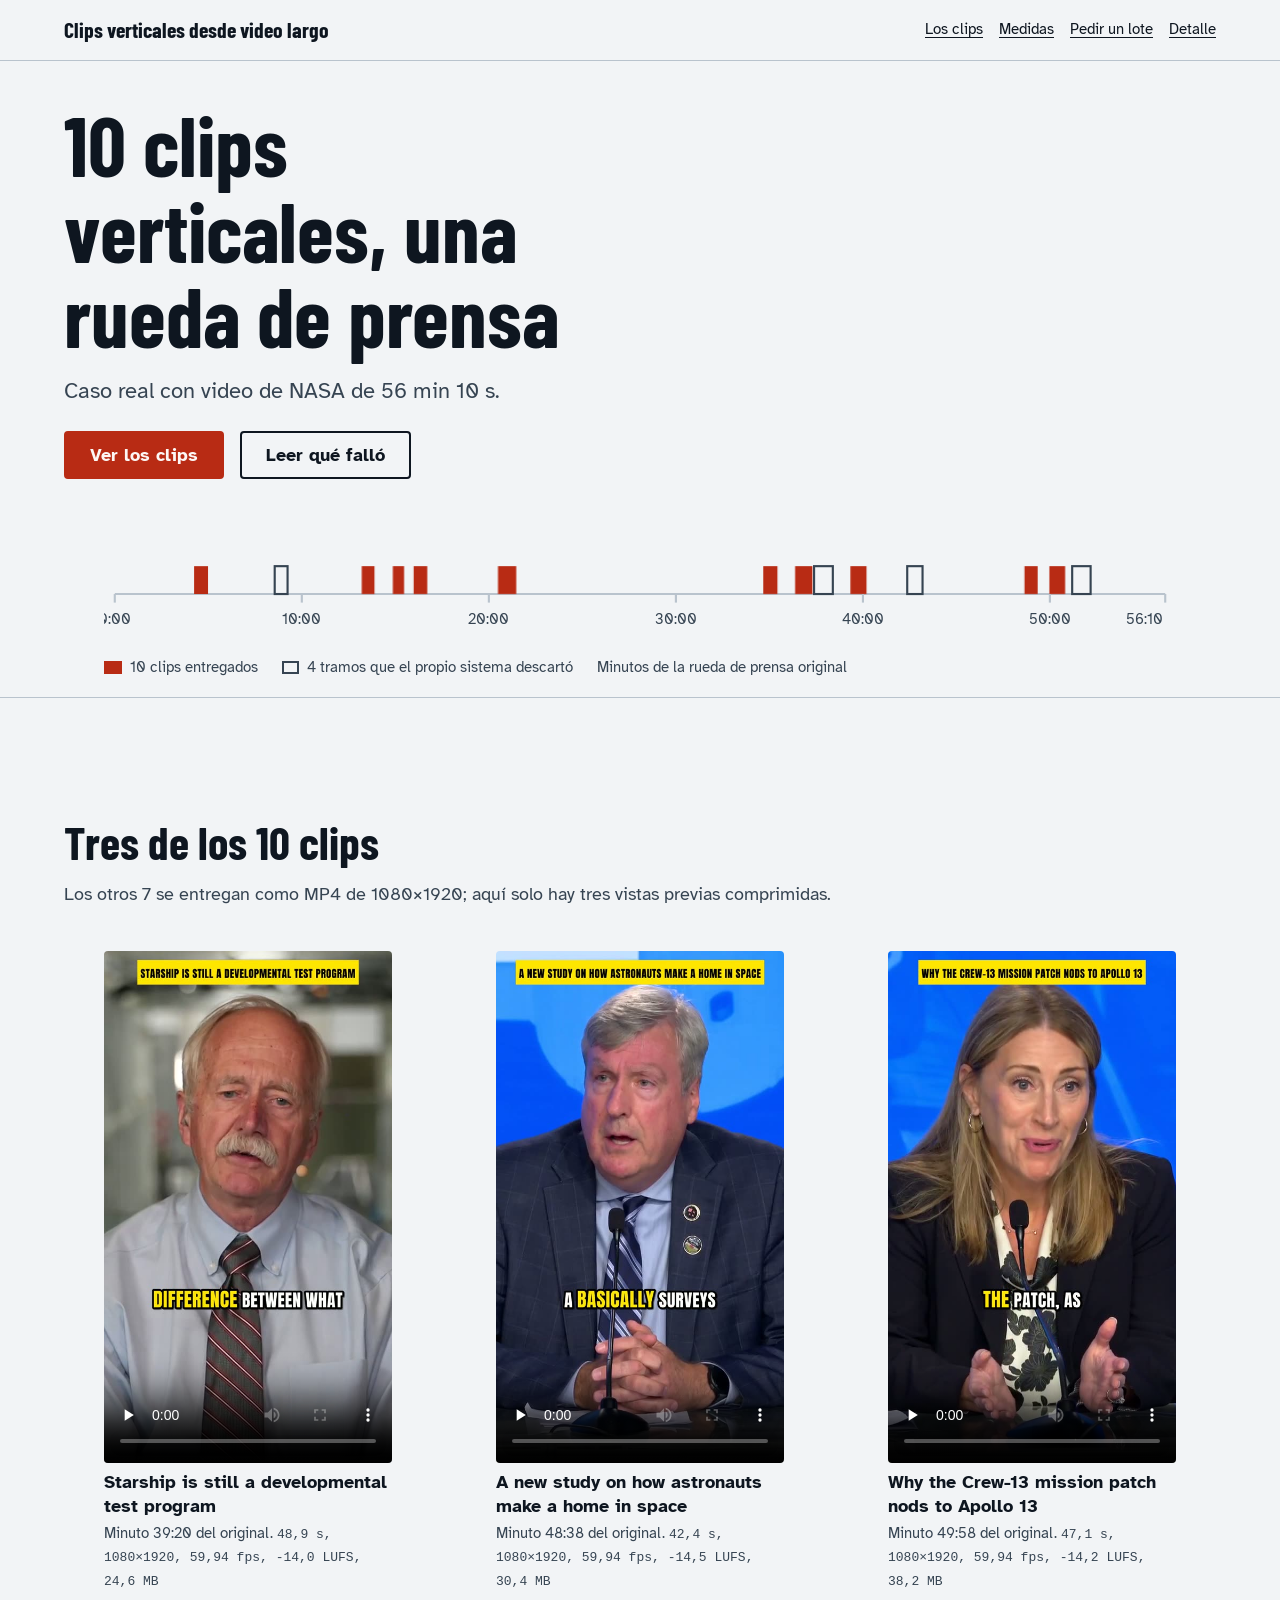
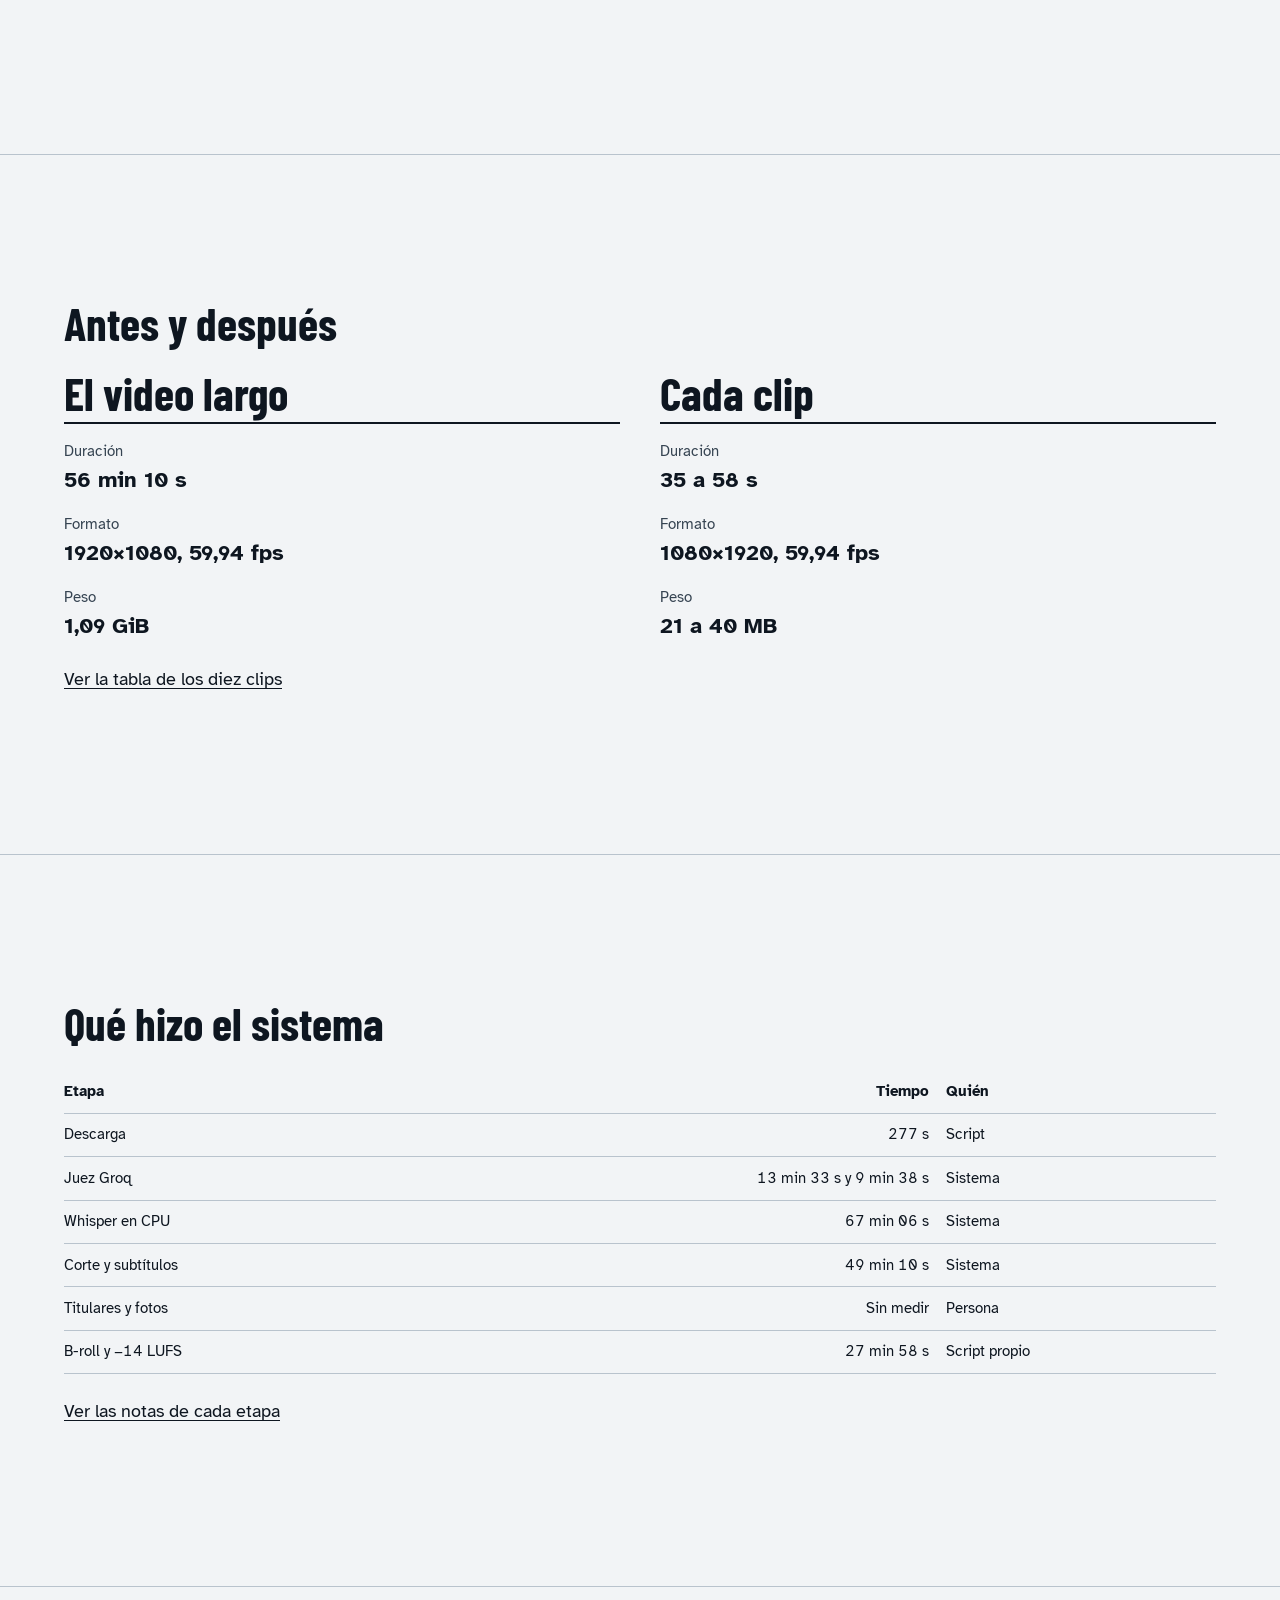
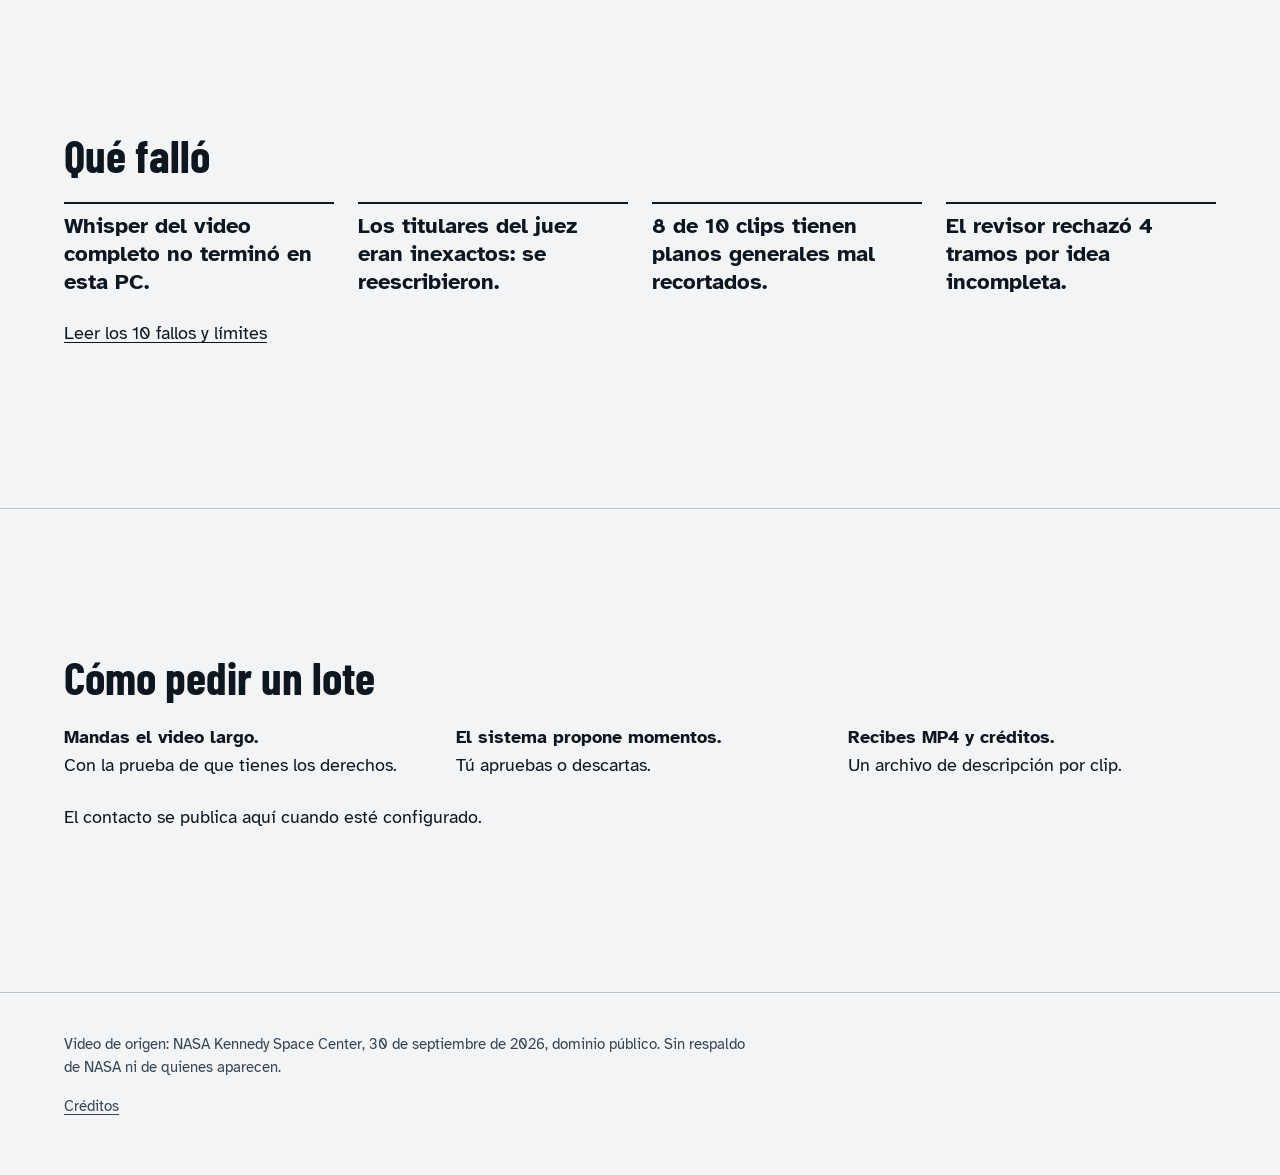
<file: site/index.html>
<!doctype html>
<html lang="es">
<head>
<meta charset="utf-8">
<meta name="viewport" content="width=device-width, initial-scale=1">
<title>De un video largo a clips verticales: caso real</title>
<meta name="description" content="Caso real: una rueda de prensa de 56 min 10 s (dominio público, NASA) convertida en 10 clips verticales con subtítulos palabra a palabra. Cifras medidas, fallos incluidos.">
<link rel="stylesheet" href="estilo.css">
</head>
<body>
<a class="salto" href="#contenido">Saltar al contenido</a>
<header class="cabecera"><div class="contenedor"><a class="marca" href="index.html">Clips verticales desde video largo</a><nav aria-label="Principal"><a href="#clips">Los clips</a><a href="#medidas">Medidas</a><a href="#pedir">Pedir un lote</a><a href="detalle.html">Detalle</a></nav></div></header>
<main id="contenido">
<section class="hero"><div class="contenedor">
  <h1>10 clips verticales, una rueda de prensa</h1>
  <p class="lede">Caso real con video de NASA de 56 min 10 s.</p>
  <div class="acciones"><a class="boton" href="#clips">Ver los clips</a><a class="boton secundario" href="detalle.html#fallos">Leer qué falló</a></div>
  <figure class="tira"><div class="tira-marco" role="region" aria-label="Línea de tiempo, se desplaza en pantallas pequeñas" tabindex="0"><svg viewBox="0 0 1000 120" role="img" aria-label="Línea de tiempo de la rueda de prensa original, de 0:00 a 56:10. 10 clips entregados y 4 tramos descartados por el sistema."><line class="pista" x1="10" x2="990" y1="70" y2="70"/><rect class="marca-clip" x="84.0" y="44" width="13.0" height="26"><title>Crew-13 teams fixed Dragon&#x27;s oxidizer leak before launch, minuto 4:14</title></rect><rect class="marca-clip" x="240.4" y="44" width="11.9" height="26"><title>NASA: crew, ground teams and hardware are healthy and ready, minuto 13:12</title></rect><rect class="marca-clip" x="269.4" y="44" width="10.5" height="26"><title>A Canadian astronaut&#x27;s first mission to space, minuto 14:52</title></rect><rect class="marca-clip" x="288.8" y="44" width="12.7" height="26"><title>Four science experiments heading to the space station, minuto 15:59</title></rect><rect class="marca-clip" x="367.5" y="44" width="17.0" height="26"><title>SpaceX&#x27;s number one priority: getting the crew safely to orbit, minuto 20:29</title></rect><rect class="marca-clip" x="615.0" y="44" width="13.2" height="26"><title>NASA wants more than one way to reach low Earth orbit, minuto 34:40</title></rect><rect class="marca-clip" x="644.7" y="44" width="16.1" height="26"><title>Cutting a valve out of Dragon with the oxidizer tank full, minuto 36:22</title></rect><rect class="marca-clip" x="696.3" y="44" width="15.0" height="26"><title>Starship is still a developmental test program, minuto 39:20</title></rect><rect class="marca-clip" x="858.7" y="44" width="12.3" height="26"><title>A new study on how astronauts make a home in space, minuto 48:38</title></rect><rect class="marca-clip" x="881.9" y="44" width="14.7" height="26"><title>Why the Crew-13 mission patch nods to Apollo 13, minuto 49:58</title></rect><rect class="marca-hueco" x="903.2" y="44" width="17.2" height="26"><title>Tramo descartado por el sistema (idea incompleta), minuto 51:12</title></rect><rect class="marca-hueco" x="749.3" y="44" width="14.3" height="26"><title>Tramo descartado por el sistema (idea incompleta), minuto 42:22</title></rect><rect class="marca-hueco" x="662.4" y="44" width="17.5" height="26"><title>Tramo descartado por el sistema (idea incompleta), minuto 37:23</title></rect><rect class="marca-hueco" x="159.2" y="44" width="12.0" height="26"><title>Tramo descartado por el sistema (idea incompleta), minuto 8:33</title></rect><line class="pista" x1="10.0" x2="10.0" y1="70" y2="78"/><text x="10.0" y="98" text-anchor="middle">0:00</text><line class="pista" x1="184.5" x2="184.5" y1="70" y2="78"/><text x="184.5" y="98" text-anchor="middle">10:00</text><line class="pista" x1="359.0" x2="359.0" y1="70" y2="78"/><text x="359.0" y="98" text-anchor="middle">20:00</text><line class="pista" x1="533.5" x2="533.5" y1="70" y2="78"/><text x="533.5" y="98" text-anchor="middle">30:00</text><line class="pista" x1="708.0" x2="708.0" y1="70" y2="78"/><text x="708.0" y="98" text-anchor="middle">40:00</text><line class="pista" x1="882.4" x2="882.4" y1="70" y2="78"/><text x="882.4" y="98" text-anchor="middle">50:00</text><line class="pista" x1="990.0" x2="990.0" y1="70" y2="78"/><text x="988.0" y="98" text-anchor="end">56:10</text></svg></div><figcaption class="leyenda"><span><i></i>10 clips entregados</span><span><i class="hueco"></i>4 tramos que el propio sistema descartó</span><span>Minutos de la rueda de prensa original</span></figcaption></figure>
</div></section>

<section class="seccion" id="clips"><div class="contenedor">
  <h2>Tres de los 10 clips</h2>
  <p class="intro">Los otros 7 se entregan como MP4 de 1080×1920; aquí solo hay tres vistas previas comprimidas.</p>
  <div class="destacados"><figure class="clip"><video controls preload="none" playsinline poster="posters/clip-08-starship-is-still-a-developmental-test-program.jpg" width="540" height="960"><source src="clips/clip-08-starship-is-still-a-developmental-test-program.mp4" type="video/mp4"></video><figcaption><strong>Starship is still a developmental test program</strong>Minuto 39:20 del original. <span class="datos">48,9 s, 1080×1920, 59,94 fps, -14,0 LUFS, 24,6 MB</span></figcaption></figure><figure class="clip"><video controls preload="none" playsinline poster="posters/clip-09-a-new-study-on-how-astronauts-make-a-home-in-spa.jpg" width="540" height="960"><source src="clips/clip-09-a-new-study-on-how-astronauts-make-a-home-in-spa.mp4" type="video/mp4"></video><figcaption><strong>A new study on how astronauts make a home in space</strong>Minuto 48:38 del original. <span class="datos">42,4 s, 1080×1920, 59,94 fps, -14,5 LUFS, 30,4 MB</span></figcaption></figure><figure class="clip"><video controls preload="none" playsinline poster="posters/clip-10-why-the-crew-13-mission-patch-nods-to-apollo-13.jpg" width="540" height="960"><source src="clips/clip-10-why-the-crew-13-mission-patch-nods-to-apollo-13.mp4" type="video/mp4"></video><figcaption><strong>Why the Crew-13 mission patch nods to Apollo 13</strong>Minuto 49:58 del original. <span class="datos">47,1 s, 1080×1920, 59,94 fps, -14,2 LUFS, 38,2 MB</span></figcaption></figure></div>
</div></section>

<section class="seccion" id="medidas"><div class="contenedor">
  <h2>Antes y después</h2>
  <div class="par">
    <div><h3>El video largo</h3><dl>
      <dt>Duración</dt><dd>56 min 10 s</dd>
      <dt>Formato</dt><dd>1920×1080, 59,94 fps</dd>
      <dt>Peso</dt><dd>1,09 GiB</dd></dl></div>
    <div><h3>Cada clip</h3><dl>
      <dt>Duración</dt><dd>35 a 58 s</dd>
      <dt>Formato</dt><dd>1080×1920, 59,94 fps</dd>
      <dt>Peso</dt><dd>21 a 40 MB</dd></dl></div>
  </div>
  <p class="aparte"><a href="detalle.html#tabla">Ver la tabla de los diez clips</a></p>
</div></section>

<section class="seccion" id="proceso"><div class="contenedor">
  <h2>Qué hizo el sistema</h2>
  <div class="tabla-marco" role="region" aria-label="Tiempos por etapa" tabindex="0"><table><thead><tr><th scope="col">Etapa</th><th scope="col" class="num">Tiempo</th><th scope="col">Quién</th></tr></thead><tbody><tr><th scope="row">Descarga</th><td class="num">277 s</td><td>Script</td></tr><tr><th scope="row">Juez Groq</th><td class="num">13 min 33 s y 9 min 38 s</td><td>Sistema</td></tr><tr><th scope="row">Whisper en CPU</th><td class="num">67 min 06 s</td><td>Sistema</td></tr><tr><th scope="row">Corte y subtítulos</th><td class="num">49 min 10 s</td><td>Sistema</td></tr><tr><th scope="row">Titulares y fotos</th><td class="num">Sin medir</td><td>Persona</td></tr><tr><th scope="row">B-roll y −14 LUFS</th><td class="num">27 min 58 s</td><td>Script propio</td></tr></tbody></table></div>
  <p class="aparte"><a href="detalle.html#etapas">Ver las notas de cada etapa</a></p>
</div></section>

<section class="seccion" id="fallos"><div class="contenedor">
  <h2>Qué falló</h2>
  <ul class="lista-corta"><li>Whisper del video completo no terminó en esta PC.</li><li>Los titulares del juez eran inexactos: se reescribieron.</li><li>8 de 10 clips tienen planos generales mal recortados.</li><li>El revisor rechazó 4 tramos por idea incompleta.</li></ul>
  <p class="aparte"><a href="detalle.html#fallos">Leer los 10 fallos y límites</a></p>
</div></section>

<section class="seccion" id="pedir"><div class="contenedor">
  <h2>Cómo pedir un lote</h2>
  <ol class="pasos">
    <li><strong>Mandas el video largo.</strong>Con la prueba de que tienes los derechos.</li>
    <li><strong>El sistema propone momentos.</strong>Tú apruebas o descartas.</li>
    <li><strong>Recibes MP4 y créditos.</strong>Un archivo de descripción por clip.</li>
  </ol>
  <div class="acciones"><p>El contacto se publica aquí cuando esté configurado.</p></div>
</div></section>
</main>
<footer class="pie"><div class="contenedor">
  <p>Video de origen: NASA Kennedy Space Center, 30 de septiembre de 2026, dominio público. Sin respaldo de NASA ni de quienes aparecen.</p>
  <p><a href="detalle.html#creditos">Créditos</a></p>
</div></footer>
</body>
</html>
</file>
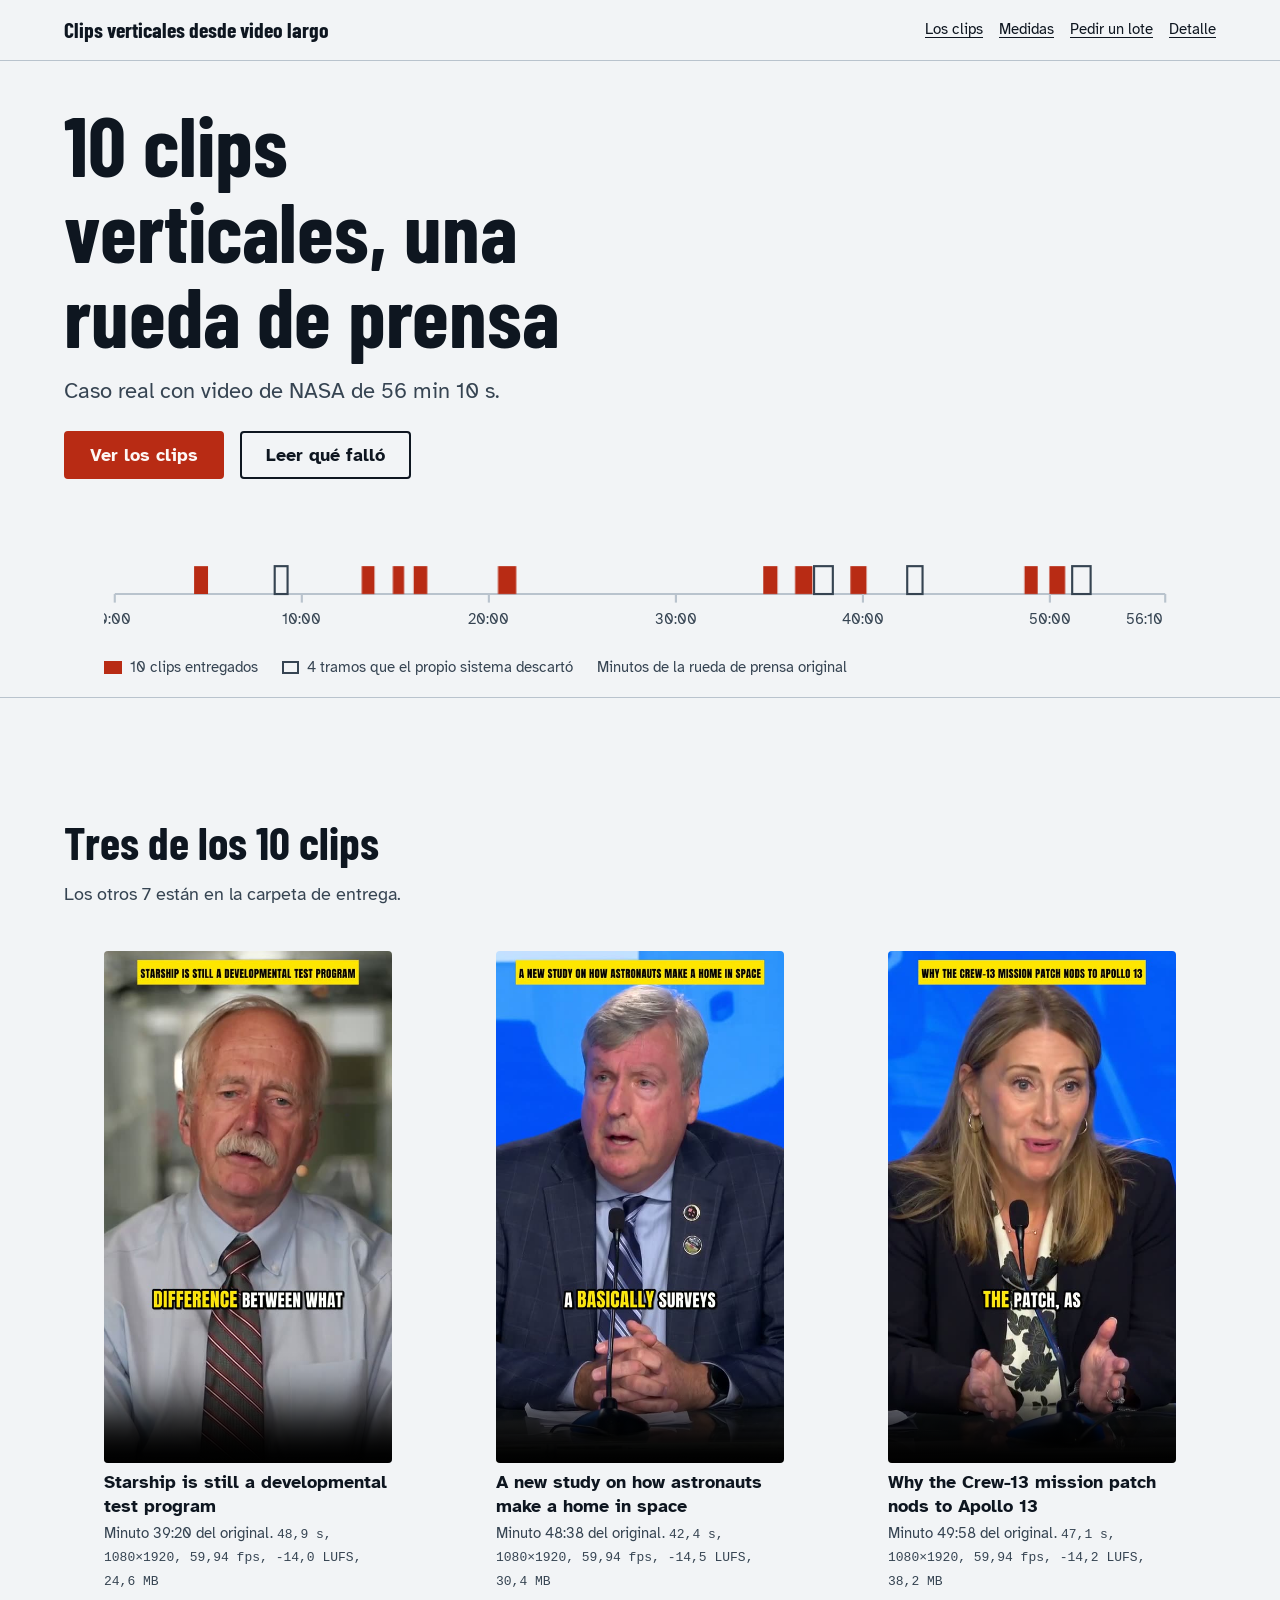
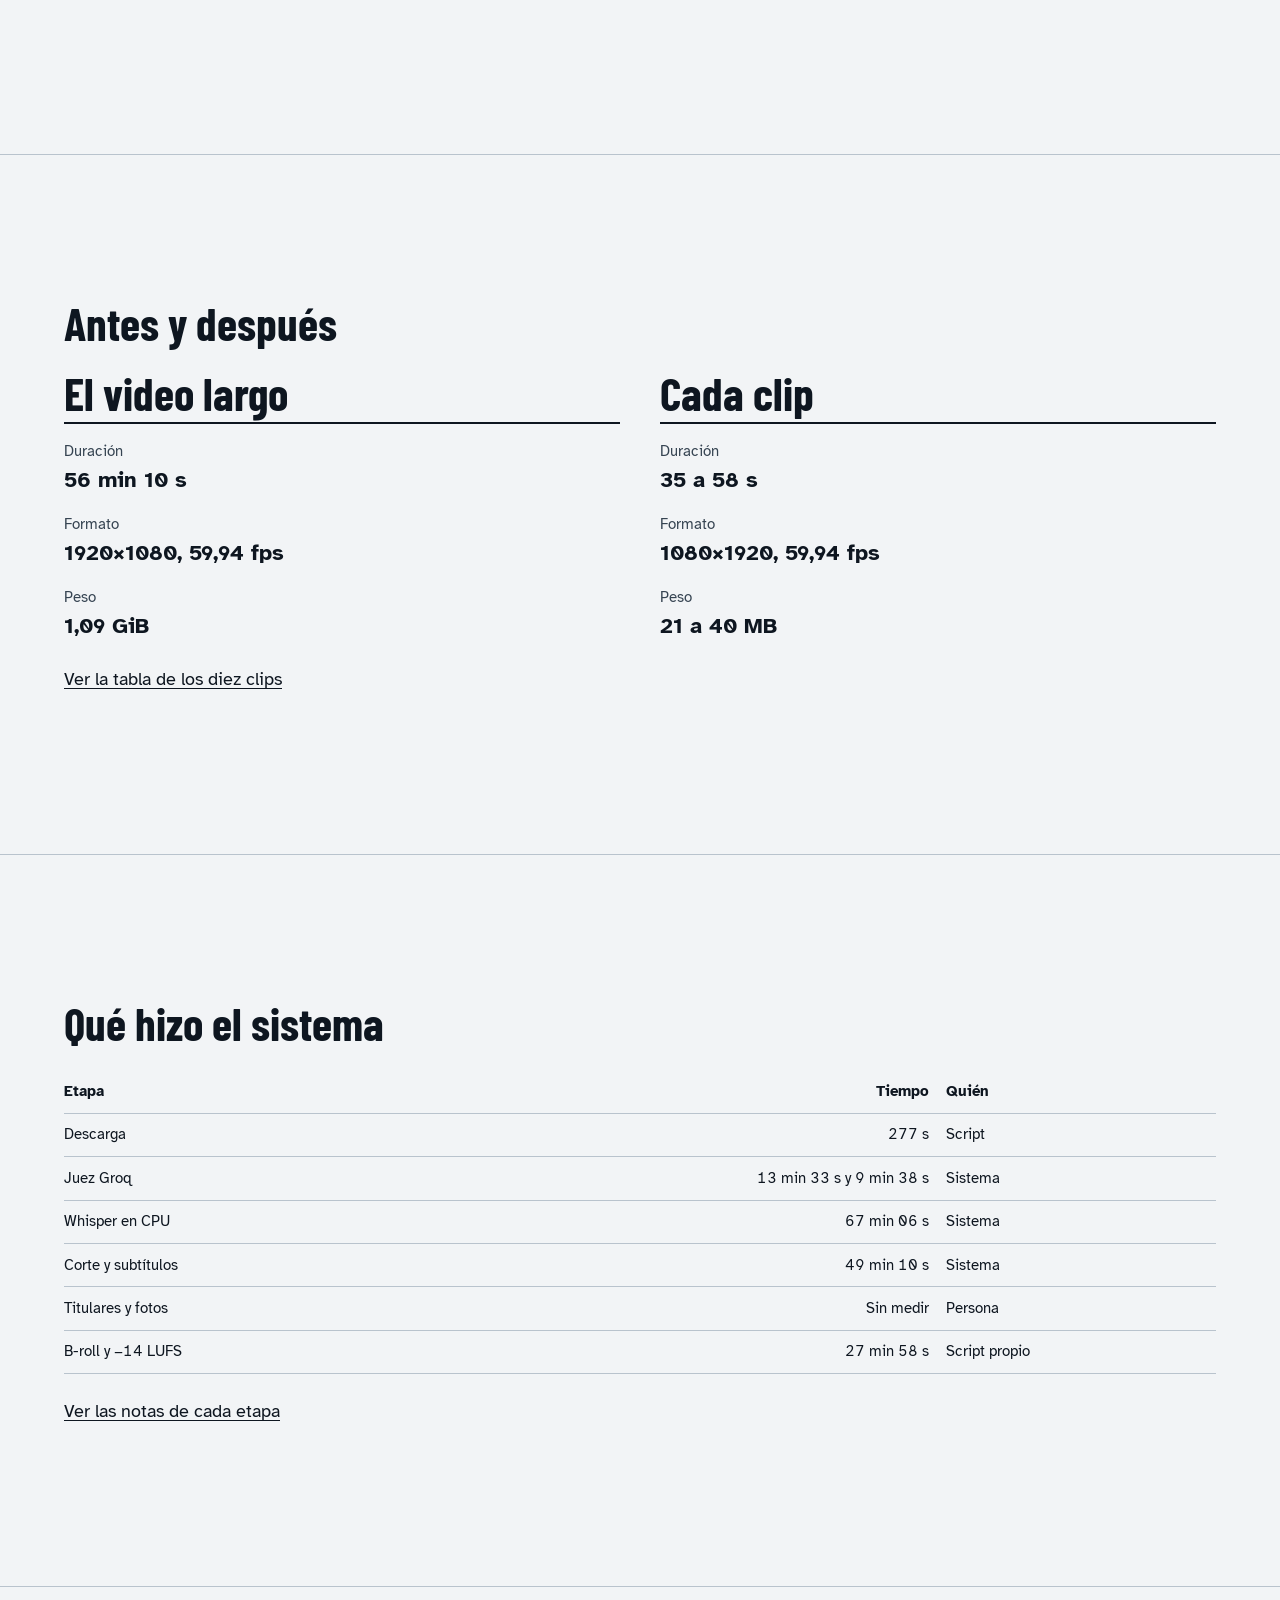
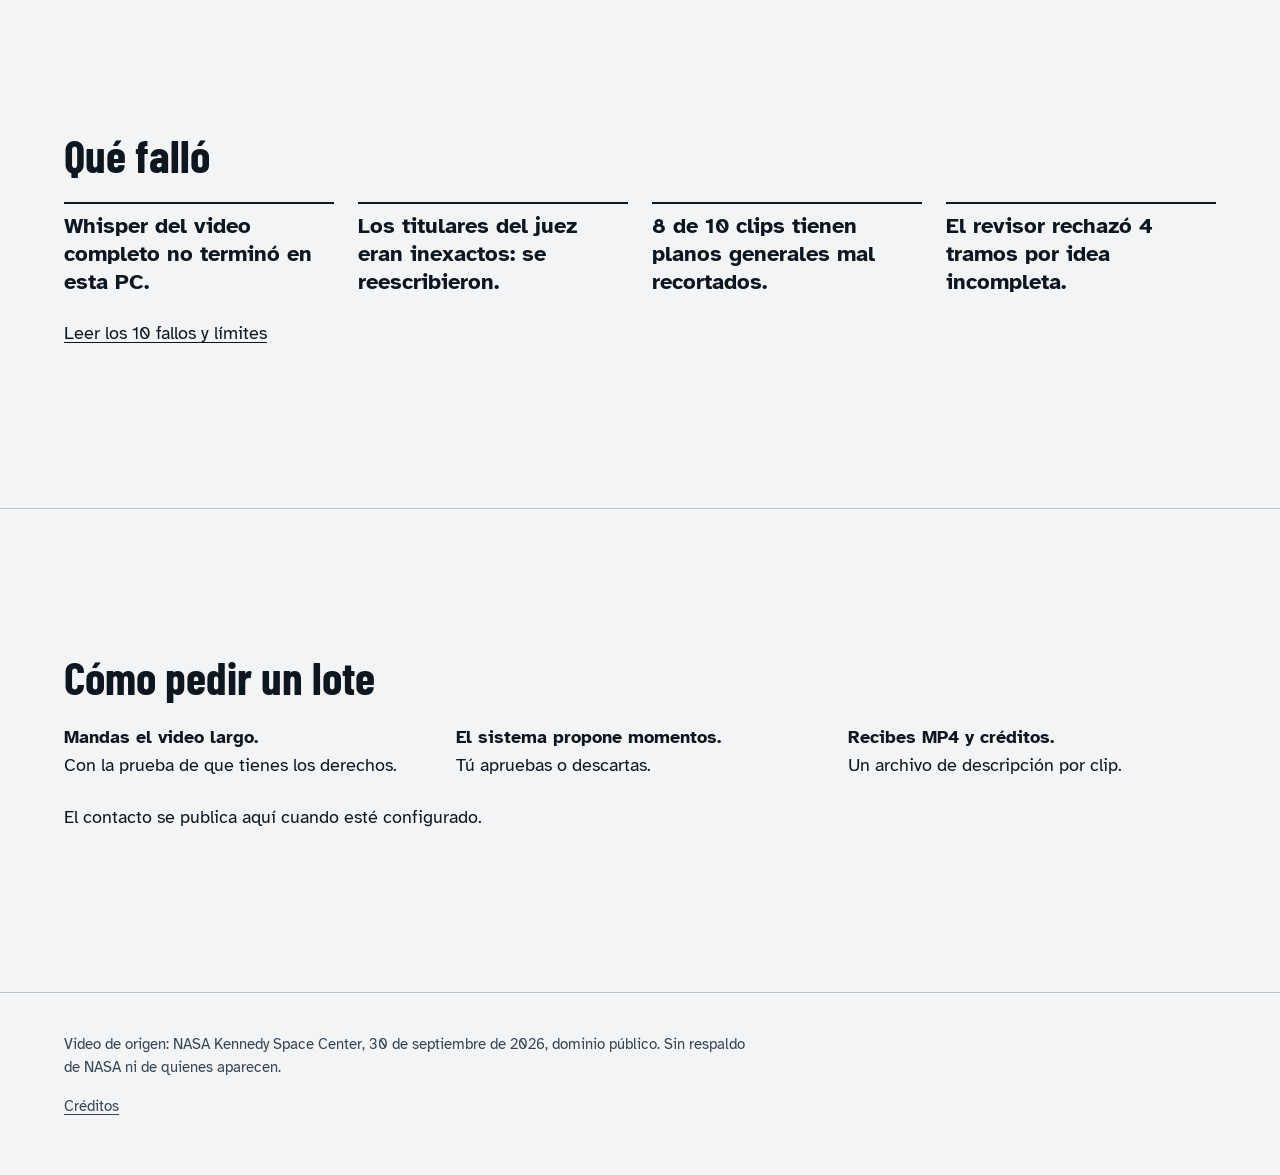
<file: web/index.html>
<!doctype html>
<html lang="es">
<head>
<meta charset="utf-8">
<meta name="viewport" content="width=device-width, initial-scale=1">
<title>De un video largo a clips verticales: caso real</title>
<meta name="description" content="Caso real: una rueda de prensa de 56 min 10 s (dominio público, NASA) convertida en 10 clips verticales con subtítulos palabra a palabra. Cifras medidas, fallos incluidos.">
<link rel="stylesheet" href="estilo.css">
</head>
<body>
<a class="salto" href="#contenido">Saltar al contenido</a>
<header class="cabecera"><div class="contenedor"><a class="marca" href="index.html">Clips verticales desde video largo</a><nav aria-label="Principal"><a href="#clips">Los clips</a><a href="#medidas">Medidas</a><a href="#pedir">Pedir un lote</a><a href="detalle.html">Detalle</a></nav></div></header>
<main id="contenido">
<section class="hero"><div class="contenedor">
  <h1>10 clips verticales, una rueda de prensa</h1>
  <p class="lede">Caso real con video de NASA de 56 min 10 s.</p>
  <div class="acciones"><a class="boton" href="#clips">Ver los clips</a><a class="boton secundario" href="detalle.html#fallos">Leer qué falló</a></div>
  <figure class="tira"><div class="tira-marco" role="region" aria-label="Línea de tiempo, se desplaza en pantallas pequeñas" tabindex="0"><svg viewBox="0 0 1000 120" role="img" aria-label="Línea de tiempo de la rueda de prensa original, de 0:00 a 56:10. 10 clips entregados y 4 tramos descartados por el sistema."><line class="pista" x1="10" x2="990" y1="70" y2="70"/><rect class="marca-clip" x="84.0" y="44" width="13.0" height="26"><title>Crew-13 teams fixed Dragon&#x27;s oxidizer leak before launch, minuto 4:14</title></rect><rect class="marca-clip" x="240.4" y="44" width="11.9" height="26"><title>NASA: crew, ground teams and hardware are healthy and ready, minuto 13:12</title></rect><rect class="marca-clip" x="269.4" y="44" width="10.5" height="26"><title>A Canadian astronaut&#x27;s first mission to space, minuto 14:52</title></rect><rect class="marca-clip" x="288.8" y="44" width="12.7" height="26"><title>Four science experiments heading to the space station, minuto 15:59</title></rect><rect class="marca-clip" x="367.5" y="44" width="17.0" height="26"><title>SpaceX&#x27;s number one priority: getting the crew safely to orbit, minuto 20:29</title></rect><rect class="marca-clip" x="615.0" y="44" width="13.2" height="26"><title>NASA wants more than one way to reach low Earth orbit, minuto 34:40</title></rect><rect class="marca-clip" x="644.7" y="44" width="16.1" height="26"><title>Cutting a valve out of Dragon with the oxidizer tank full, minuto 36:22</title></rect><rect class="marca-clip" x="696.3" y="44" width="15.0" height="26"><title>Starship is still a developmental test program, minuto 39:20</title></rect><rect class="marca-clip" x="858.7" y="44" width="12.3" height="26"><title>A new study on how astronauts make a home in space, minuto 48:38</title></rect><rect class="marca-clip" x="881.9" y="44" width="14.7" height="26"><title>Why the Crew-13 mission patch nods to Apollo 13, minuto 49:58</title></rect><rect class="marca-hueco" x="903.2" y="44" width="17.2" height="26"><title>Tramo descartado por el sistema (idea incompleta), minuto 51:12</title></rect><rect class="marca-hueco" x="749.3" y="44" width="14.3" height="26"><title>Tramo descartado por el sistema (idea incompleta), minuto 42:22</title></rect><rect class="marca-hueco" x="662.4" y="44" width="17.5" height="26"><title>Tramo descartado por el sistema (idea incompleta), minuto 37:23</title></rect><rect class="marca-hueco" x="159.2" y="44" width="12.0" height="26"><title>Tramo descartado por el sistema (idea incompleta), minuto 8:33</title></rect><line class="pista" x1="10.0" x2="10.0" y1="70" y2="78"/><text x="10.0" y="98" text-anchor="middle">0:00</text><line class="pista" x1="184.5" x2="184.5" y1="70" y2="78"/><text x="184.5" y="98" text-anchor="middle">10:00</text><line class="pista" x1="359.0" x2="359.0" y1="70" y2="78"/><text x="359.0" y="98" text-anchor="middle">20:00</text><line class="pista" x1="533.5" x2="533.5" y1="70" y2="78"/><text x="533.5" y="98" text-anchor="middle">30:00</text><line class="pista" x1="708.0" x2="708.0" y1="70" y2="78"/><text x="708.0" y="98" text-anchor="middle">40:00</text><line class="pista" x1="882.4" x2="882.4" y1="70" y2="78"/><text x="882.4" y="98" text-anchor="middle">50:00</text><line class="pista" x1="990.0" x2="990.0" y1="70" y2="78"/><text x="988.0" y="98" text-anchor="end">56:10</text></svg></div><figcaption class="leyenda"><span><i></i>10 clips entregados</span><span><i class="hueco"></i>4 tramos que el propio sistema descartó</span><span>Minutos de la rueda de prensa original</span></figcaption></figure>
</div></section>

<section class="seccion" id="clips"><div class="contenedor">
  <h2>Tres de los 10 clips</h2>
  <p class="intro">Los otros 7 están en la carpeta de entrega.</p>
  <div class="destacados"><figure class="clip"><video controls preload="none" playsinline poster="posters/clip-08-starship-is-still-a-developmental-test-program.jpg" width="540" height="960"><source src="clips/clip-08-starship-is-still-a-developmental-test-program.mp4" type="video/mp4"></video><figcaption><strong>Starship is still a developmental test program</strong>Minuto 39:20 del original. <span class="datos">48,9 s, 1080×1920, 59,94 fps, -14,0 LUFS, 24,6 MB</span></figcaption></figure><figure class="clip"><video controls preload="none" playsinline poster="posters/clip-09-a-new-study-on-how-astronauts-make-a-home-in-spa.jpg" width="540" height="960"><source src="clips/clip-09-a-new-study-on-how-astronauts-make-a-home-in-spa.mp4" type="video/mp4"></video><figcaption><strong>A new study on how astronauts make a home in space</strong>Minuto 48:38 del original. <span class="datos">42,4 s, 1080×1920, 59,94 fps, -14,5 LUFS, 30,4 MB</span></figcaption></figure><figure class="clip"><video controls preload="none" playsinline poster="posters/clip-10-why-the-crew-13-mission-patch-nods-to-apollo-13.jpg" width="540" height="960"><source src="clips/clip-10-why-the-crew-13-mission-patch-nods-to-apollo-13.mp4" type="video/mp4"></video><figcaption><strong>Why the Crew-13 mission patch nods to Apollo 13</strong>Minuto 49:58 del original. <span class="datos">47,1 s, 1080×1920, 59,94 fps, -14,2 LUFS, 38,2 MB</span></figcaption></figure></div>
</div></section>

<section class="seccion" id="medidas"><div class="contenedor">
  <h2>Antes y después</h2>
  <div class="par">
    <div><h3>El video largo</h3><dl>
      <dt>Duración</dt><dd>56 min 10 s</dd>
      <dt>Formato</dt><dd>1920×1080, 59,94 fps</dd>
      <dt>Peso</dt><dd>1,09 GiB</dd></dl></div>
    <div><h3>Cada clip</h3><dl>
      <dt>Duración</dt><dd>35 a 58 s</dd>
      <dt>Formato</dt><dd>1080×1920, 59,94 fps</dd>
      <dt>Peso</dt><dd>21 a 40 MB</dd></dl></div>
  </div>
  <p class="aparte"><a href="detalle.html#tabla">Ver la tabla de los diez clips</a></p>
</div></section>

<section class="seccion" id="proceso"><div class="contenedor">
  <h2>Qué hizo el sistema</h2>
  <div class="tabla-marco" role="region" aria-label="Tiempos por etapa" tabindex="0"><table><thead><tr><th scope="col">Etapa</th><th scope="col" class="num">Tiempo</th><th scope="col">Quién</th></tr></thead><tbody><tr><th scope="row">Descarga</th><td class="num">277 s</td><td>Script</td></tr><tr><th scope="row">Juez Groq</th><td class="num">13 min 33 s y 9 min 38 s</td><td>Sistema</td></tr><tr><th scope="row">Whisper en CPU</th><td class="num">67 min 06 s</td><td>Sistema</td></tr><tr><th scope="row">Corte y subtítulos</th><td class="num">49 min 10 s</td><td>Sistema</td></tr><tr><th scope="row">Titulares y fotos</th><td class="num">Sin medir</td><td>Persona</td></tr><tr><th scope="row">B-roll y −14 LUFS</th><td class="num">27 min 58 s</td><td>Script propio</td></tr></tbody></table></div>
  <p class="aparte"><a href="detalle.html#etapas">Ver las notas de cada etapa</a></p>
</div></section>

<section class="seccion" id="fallos"><div class="contenedor">
  <h2>Qué falló</h2>
  <ul class="lista-corta"><li>Whisper del video completo no terminó en esta PC.</li><li>Los titulares del juez eran inexactos: se reescribieron.</li><li>8 de 10 clips tienen planos generales mal recortados.</li><li>El revisor rechazó 4 tramos por idea incompleta.</li></ul>
  <p class="aparte"><a href="detalle.html#fallos">Leer los 10 fallos y límites</a></p>
</div></section>

<section class="seccion" id="pedir"><div class="contenedor">
  <h2>Cómo pedir un lote</h2>
  <ol class="pasos">
    <li><strong>Mandas el video largo.</strong>Con la prueba de que tienes los derechos.</li>
    <li><strong>El sistema propone momentos.</strong>Tú apruebas o descartas.</li>
    <li><strong>Recibes MP4 y créditos.</strong>Un archivo de descripción por clip.</li>
  </ol>
  <div class="acciones"><p>El contacto se publica aquí cuando esté configurado.</p></div>
</div></section>
</main>
<footer class="pie"><div class="contenedor">
  <p>Video de origen: NASA Kennedy Space Center, 30 de septiembre de 2026, dominio público. Sin respaldo de NASA ni de quienes aparecen.</p>
  <p><a href="detalle.html#creditos">Créditos</a></p>
</div></footer>
</body>
</html>
</file>
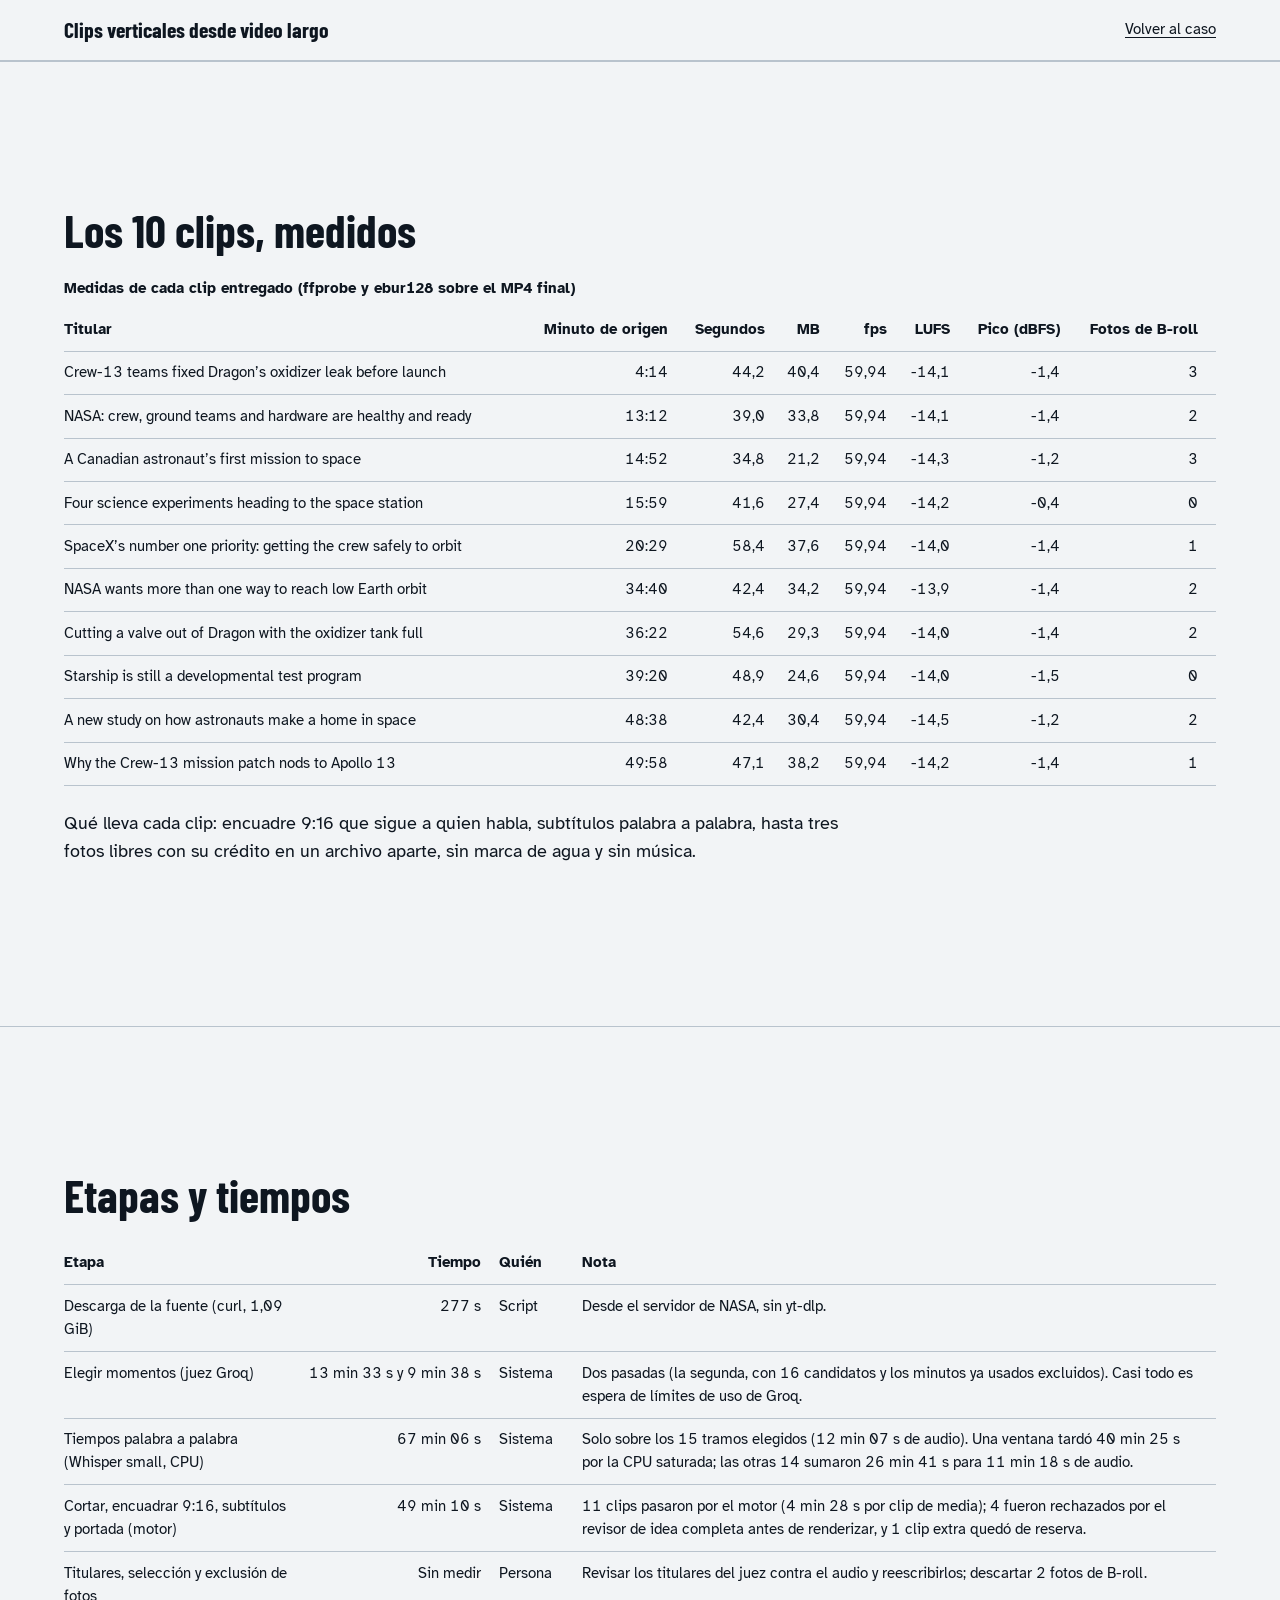
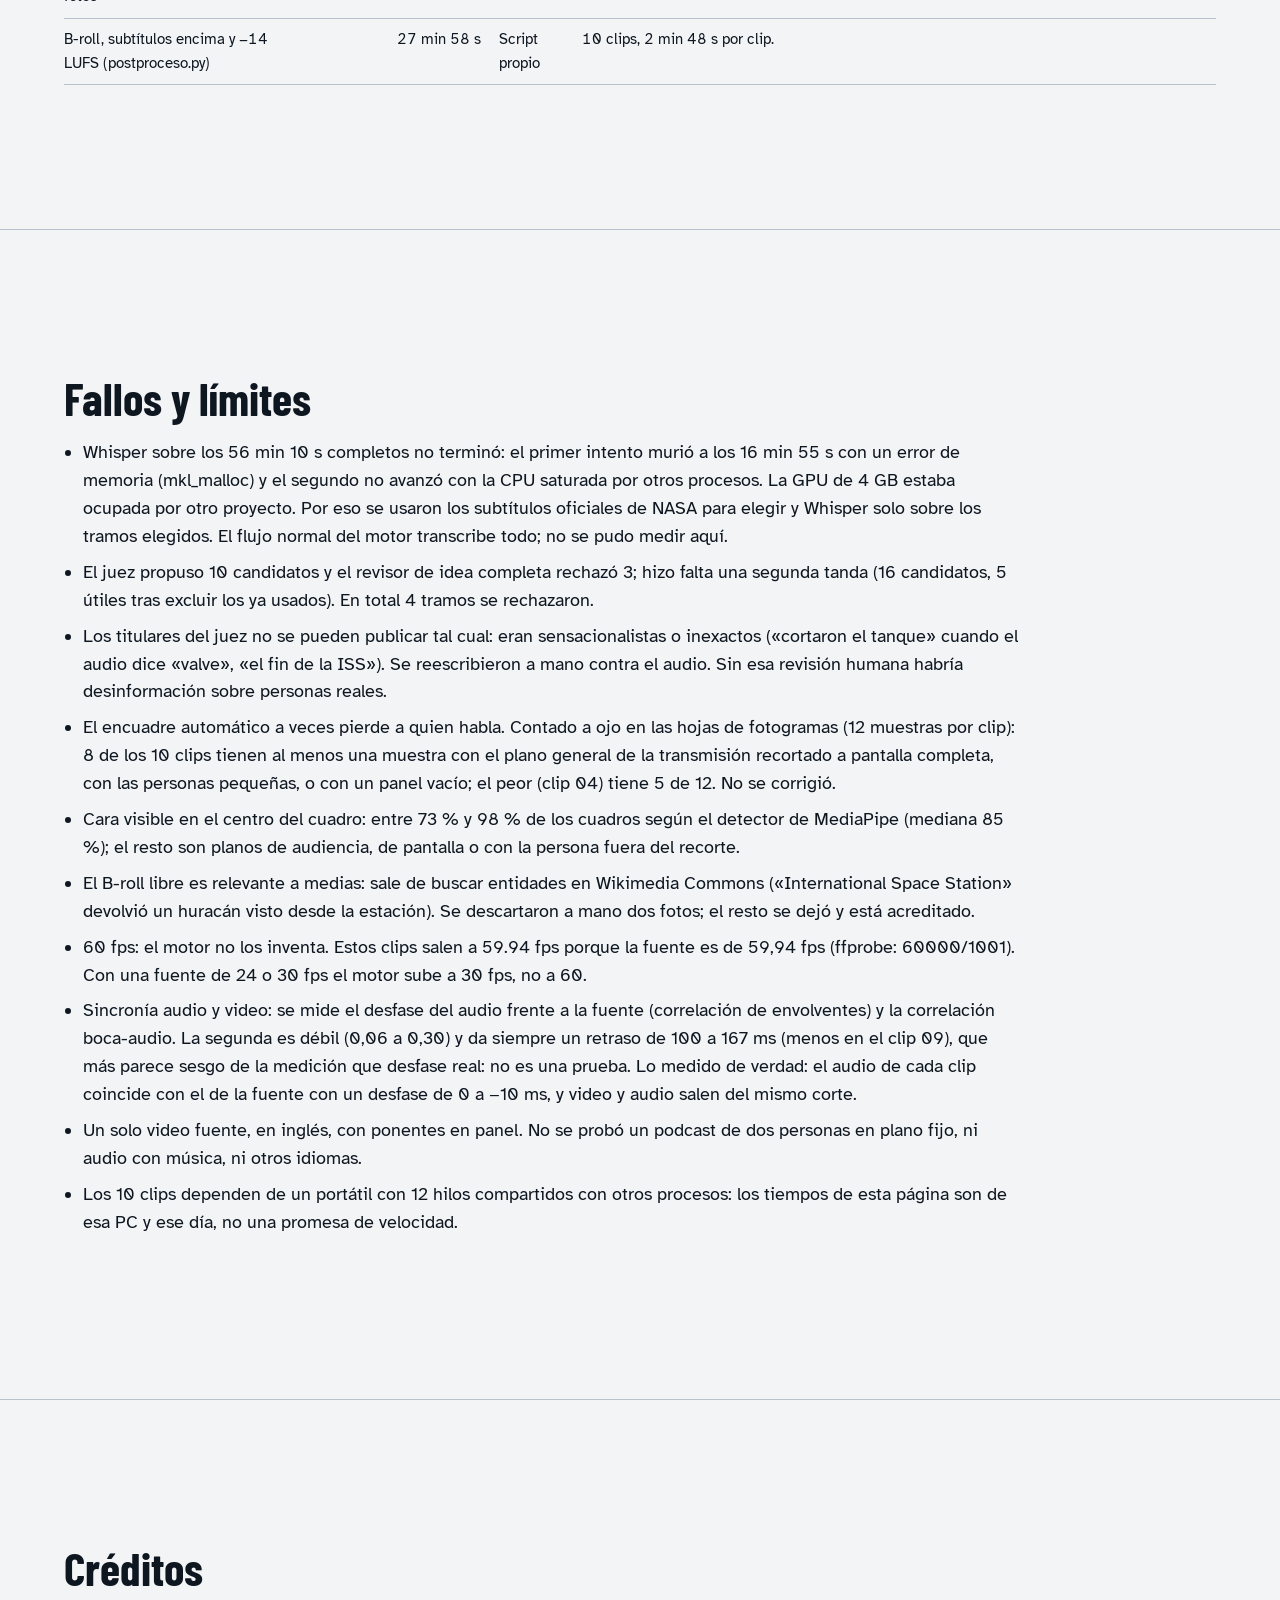
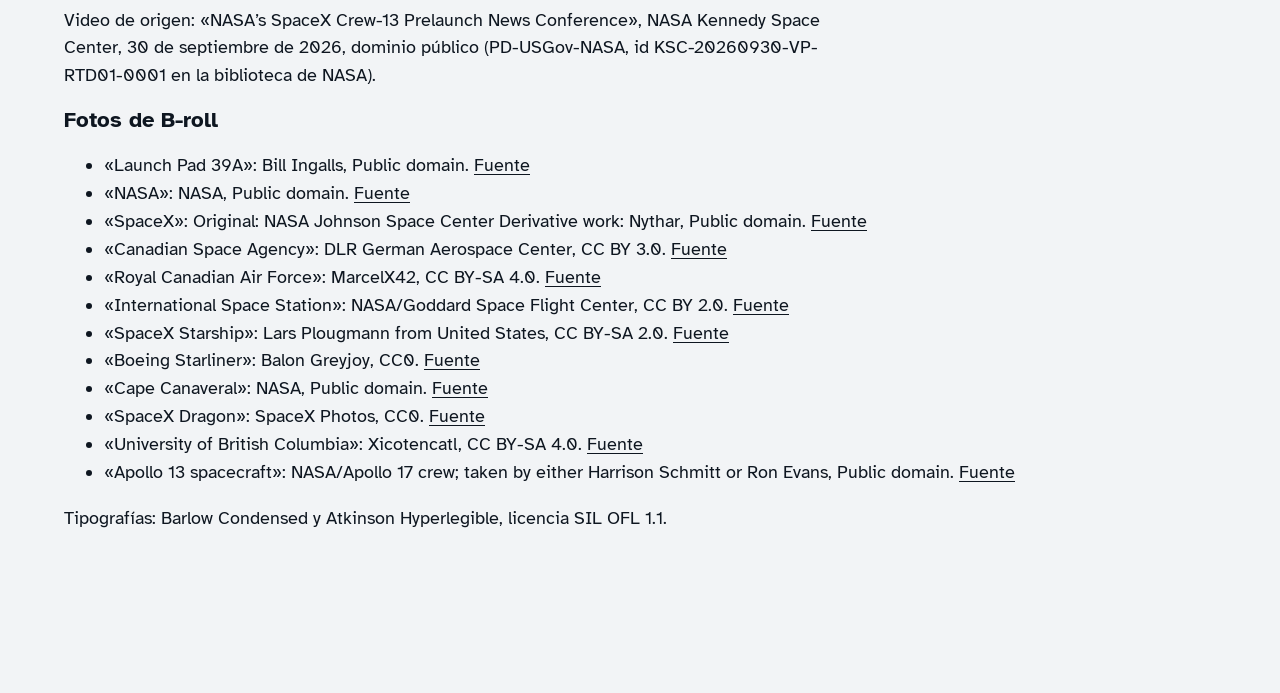
<file: site/detalle.html>
<!doctype html>
<html lang="es">
<head>
<meta charset="utf-8">
<meta name="viewport" content="width=device-width, initial-scale=1">
<title>Detalle del caso: medidas, etapas y fallos</title>
<meta name="description" content="Tabla de los 10 clips, tiempos por etapa, fallos y créditos del caso de clips verticales.">
<link rel="stylesheet" href="estilo.css">
</head>
<body>
<a class="salto" href="#contenido">Saltar al contenido</a>
<header class="cabecera"><div class="contenedor"><a class="marca" href="index.html">Clips verticales desde video largo</a><nav aria-label="Principal"><a href="index.html">Volver al caso</a></nav></div></header>
<main id="contenido">
<section class="seccion" id="tabla"><div class="contenedor"><h2>Los 10 clips, medidos</h2><div class="tabla-marco" role="region" aria-label="Medidas de cada clip entregado (ffprobe y ebur128 sobre el MP4 final)" tabindex="0"><table><caption>Medidas de cada clip entregado (ffprobe y ebur128 sobre el MP4 final)</caption><thead><tr><th scope="col">Titular</th><th scope="col" class="num">Minuto de origen</th><th scope="col" class="num">Segundos</th><th scope="col" class="num">MB</th><th scope="col" class="num">fps</th><th scope="col" class="num">LUFS</th><th scope="col" class="num">Pico (dBFS)</th><th scope="col" class="num">Fotos de B-roll</th></tr></thead><tbody><tr><th scope="row">Crew-13 teams fixed Dragon’s oxidizer leak before launch</th><td class="num">4:14</td><td class="num">44,2</td><td class="num">40,4</td><td class="num">59,94</td><td class="num">-14,1</td><td class="num">-1,4</td><td class="num">3</td></tr><tr><th scope="row">NASA: crew, ground teams and hardware are healthy and ready</th><td class="num">13:12</td><td class="num">39,0</td><td class="num">33,8</td><td class="num">59,94</td><td class="num">-14,1</td><td class="num">-1,4</td><td class="num">2</td></tr><tr><th scope="row">A Canadian astronaut’s first mission to space</th><td class="num">14:52</td><td class="num">34,8</td><td class="num">21,2</td><td class="num">59,94</td><td class="num">-14,3</td><td class="num">-1,2</td><td class="num">3</td></tr><tr><th scope="row">Four science experiments heading to the space station</th><td class="num">15:59</td><td class="num">41,6</td><td class="num">27,4</td><td class="num">59,94</td><td class="num">-14,2</td><td class="num">-0,4</td><td class="num">0</td></tr><tr><th scope="row">SpaceX’s number one priority: getting the crew safely to orbit</th><td class="num">20:29</td><td class="num">58,4</td><td class="num">37,6</td><td class="num">59,94</td><td class="num">-14,0</td><td class="num">-1,4</td><td class="num">1</td></tr><tr><th scope="row">NASA wants more than one way to reach low Earth orbit</th><td class="num">34:40</td><td class="num">42,4</td><td class="num">34,2</td><td class="num">59,94</td><td class="num">-13,9</td><td class="num">-1,4</td><td class="num">2</td></tr><tr><th scope="row">Cutting a valve out of Dragon with the oxidizer tank full</th><td class="num">36:22</td><td class="num">54,6</td><td class="num">29,3</td><td class="num">59,94</td><td class="num">-14,0</td><td class="num">-1,4</td><td class="num">2</td></tr><tr><th scope="row">Starship is still a developmental test program</th><td class="num">39:20</td><td class="num">48,9</td><td class="num">24,6</td><td class="num">59,94</td><td class="num">-14,0</td><td class="num">-1,5</td><td class="num">0</td></tr><tr><th scope="row">A new study on how astronauts make a home in space</th><td class="num">48:38</td><td class="num">42,4</td><td class="num">30,4</td><td class="num">59,94</td><td class="num">-14,5</td><td class="num">-1,2</td><td class="num">2</td></tr><tr><th scope="row">Why the Crew-13 mission patch nods to Apollo 13</th><td class="num">49:58</td><td class="num">47,1</td><td class="num">38,2</td><td class="num">59,94</td><td class="num">-14,2</td><td class="num">-1,4</td><td class="num">1</td></tr></tbody></table></div>
<p class="aparte">Qué lleva cada clip: encuadre 9:16 que sigue a quien habla, subtítulos palabra a palabra, hasta tres fotos libres con su crédito en un archivo aparte, sin marca de agua y sin música.</p></div></section>
<section class="seccion" id="etapas"><div class="contenedor"><h2>Etapas y tiempos</h2><div class="tabla-marco" role="region" aria-label="Tiempos por etapa" tabindex="0"><table><thead><tr><th scope="col">Etapa</th><th scope="col" class="num">Tiempo</th><th scope="col">Quién</th><th scope="col">Nota</th></tr></thead><tbody><tr><th scope="row">Descarga de la fuente (curl, 1,09 GiB)</th><td class="num">277 s</td><td>Script</td><td>Desde el servidor de NASA, sin yt-dlp.</td></tr><tr><th scope="row">Elegir momentos (juez Groq)</th><td class="num">13 min 33 s y 9 min 38 s</td><td>Sistema</td><td>Dos pasadas (la segunda, con 16 candidatos y los minutos ya usados excluidos). Casi todo es espera de límites de uso de Groq.</td></tr><tr><th scope="row">Tiempos palabra a palabra (Whisper small, CPU)</th><td class="num">67 min 06 s</td><td>Sistema</td><td>Solo sobre los 15 tramos elegidos (12 min 07 s de audio). Una ventana tardó 40 min 25 s por la CPU saturada; las otras 14 sumaron 26 min 41 s para 11 min 18 s de audio.</td></tr><tr><th scope="row">Cortar, encuadrar 9:16, subtítulos y portada (motor)</th><td class="num">49 min 10 s</td><td>Sistema</td><td>11 clips pasaron por el motor (4 min 28 s por clip de media); 4 fueron rechazados por el revisor de idea completa antes de renderizar, y 1 clip extra quedó de reserva.</td></tr><tr><th scope="row">Titulares, selección y exclusión de fotos</th><td class="num">Sin medir</td><td>Persona</td><td>Revisar los titulares del juez contra el audio y reescribirlos; descartar 2 fotos de B-roll.</td></tr><tr><th scope="row">B-roll, subtítulos encima y −14 LUFS (postproceso.py)</th><td class="num">27 min 58 s</td><td>Script propio</td><td>10 clips, 2 min 48 s por clip.</td></tr></tbody></table></div></div></section>
<section class="seccion" id="fallos"><div class="contenedor"><h2>Fallos y límites</h2><ul class="limites"><li>Whisper sobre los 56 min 10 s completos no terminó: el primer intento murió a los 16 min 55 s con un error de memoria (mkl_malloc) y el segundo no avanzó con la CPU saturada por otros procesos. La GPU de 4 GB estaba ocupada por otro proyecto. Por eso se usaron los subtítulos oficiales de NASA para elegir y Whisper solo sobre los tramos elegidos. El flujo normal del motor transcribe todo; no se pudo medir aquí.</li><li>El juez propuso 10 candidatos y el revisor de idea completa rechazó 3; hizo falta una segunda tanda (16 candidatos, 5 útiles tras excluir los ya usados). En total 4 tramos se rechazaron.</li><li>Los titulares del juez no se pueden publicar tal cual: eran sensacionalistas o inexactos («cortaron el tanque» cuando el audio dice «valve», «el fin de la ISS»). Se reescribieron a mano contra el audio. Sin esa revisión humana habría desinformación sobre personas reales.</li><li>El encuadre automático a veces pierde a quien habla. Contado a ojo en las hojas de fotogramas (12 muestras por clip): 8 de los 10 clips tienen al menos una muestra con el plano general de la transmisión recortado a pantalla completa, con las personas pequeñas, o con un panel vacío; el peor (clip 04) tiene 5 de 12. No se corrigió.</li><li>Cara visible en el centro del cuadro: entre 73 % y 98 % de los cuadros según el detector de MediaPipe (mediana 85 %); el resto son planos de audiencia, de pantalla o con la persona fuera del recorte.</li><li>El B-roll libre es relevante a medias: sale de buscar entidades en Wikimedia Commons («International Space Station» devolvió un huracán visto desde la estación). Se descartaron a mano dos fotos; el resto se dejó y está acreditado.</li><li>60 fps: el motor no los inventa. Estos clips salen a 59.94 fps porque la fuente es de 59,94 fps (ffprobe: 60000/1001). Con una fuente de 24 o 30 fps el motor sube a 30 fps, no a 60.</li><li>Sincronía audio y video: se mide el desfase del audio frente a la fuente (correlación de envolventes) y la correlación boca-audio. La segunda es débil (0,06 a 0,30) y da siempre un retraso de 100 a 167 ms (menos en el clip 09), que más parece sesgo de la medición que desfase real: no es una prueba. Lo medido de verdad: el audio de cada clip coincide con el de la fuente con un desfase de 0 a −10 ms, y video y audio salen del mismo corte.</li><li>Un solo video fuente, en inglés, con ponentes en panel. No se probó un podcast de dos personas en plano fijo, ni audio con música, ni otros idiomas.</li><li>Los 10 clips dependen de un portátil con 12 hilos compartidos con otros procesos: los tiempos de esta página son de esa PC y ese día, no una promesa de velocidad.</li></ul></div></section>
<section class="seccion" id="creditos"><div class="contenedor"><h2>Créditos</h2>
<p>Video de origen: «NASA’s SpaceX Crew-13 Prelaunch News Conference», NASA Kennedy Space Center, 30 de septiembre de 2026, dominio público (PD-USGov-NASA, id KSC-20260930-VP-RTD01-0001 en la biblioteca de NASA).</p>
<h3>Fotos de B-roll</h3><ul><li>«Launch Pad 39A»: Bill Ingalls, Public domain. <a href="https://commons.wikimedia.org/wiki/File%3ABrightly%20lit%20STS-135%20on%20launch%20pad%2039a.jpg" rel="noopener noreferrer">Fuente</a></li><li>«NASA»: NASA, Public domain. <a href="https://commons.wikimedia.org/wiki/File%3ANASA%20HQ%20Building.jpg" rel="noopener noreferrer">Fuente</a></li><li>«SpaceX»: Original: NASA Johnson Space Center Derivative work: Nythar, Public domain. <a href="https://commons.wikimedia.org/wiki/File%3ACRS-20%20Dragon%E2%80%93Enhanced.jpg" rel="noopener noreferrer">Fuente</a></li><li>«Canadian Space Agency»: DLR German Aerospace Center, CC BY 3.0. <a href="https://commons.wikimedia.org/wiki/File%3ARapid%20Eye%20and%20Canadian%20Space%20Agency%20%287635805580%29.jpg" rel="noopener noreferrer">Fuente</a></li><li>«Royal Canadian Air Force»: MarcelX42, CC BY-SA 4.0. <a href="https://commons.wikimedia.org/wiki/File%3AHannover%20Airport%20Royal%20Canadian%20Air%20Force%20Government%20of%20Canada%20Airbus%20CC-330%20330002%20%28DSC03094%29.jpg" rel="noopener noreferrer">Fuente</a></li><li>«International Space Station»: NASA/Goddard Space Flight Center, CC BY 2.0. <a href="https://commons.wikimedia.org/wiki/File%3ADramatic%20Views%20of%20Hurricane%20Florence%20from%20the%20International%20Space%20Station%20From%209%2012%20%2842828603210%29%20%28cropped%29.jpg" rel="noopener noreferrer">Fuente</a></li><li>«SpaceX Starship»: Lars Plougmann from United States, CC BY-SA 2.0. <a href="https://commons.wikimedia.org/wiki/File%3AStarship%20SN16.jpeg" rel="noopener noreferrer">Fuente</a></li><li>«Boeing Starliner»: Balon Greyjoy, CC0. <a href="https://commons.wikimedia.org/wiki/File%3A20180706%20Starliner%20Johnson%20Space%20Center.jpg" rel="noopener noreferrer">Fuente</a></li><li>«Cape Canaveral»: NASA, Public domain. <a href="https://commons.wikimedia.org/wiki/File%3ACape%20canaveral.jpg" rel="noopener noreferrer">Fuente</a></li><li>«SpaceX Dragon»: SpaceX Photos, CC0. <a href="https://commons.wikimedia.org/wiki/File%3ADragon%202%20hover%20test%20%2824159153709%29.jpg" rel="noopener noreferrer">Fuente</a></li><li>«University of British Columbia»: Xicotencatl, CC BY-SA 4.0. <a href="https://commons.wikimedia.org/wiki/File%3AAsian%20Center%20UBC.JPG" rel="noopener noreferrer">Fuente</a></li><li>«Apollo 13 spacecraft»: NASA/Apollo 17 crew; taken by either Harrison Schmitt or Ron Evans, Public domain. <a href="https://commons.wikimedia.org/wiki/File%3AThe%20Earth%20seen%20from%20Apollo%2017.jpg" rel="noopener noreferrer">Fuente</a></li></ul>
<p>Tipografías: Barlow Condensed y Atkinson Hyperlegible, licencia SIL OFL 1.1.</p></div></section>
</main>
</body>
</html>
</file>
<file: site/estilo.css>
/* Hallmark · theme: custom (hecho a mano, mundo «mesa de redacción») · genre: editorial · surface: absolute · posture: restrained · hero: titular + tira de tiempo · nav: enlaces de texto · footer: una columna de créditos · states: foco, hover, activo, sin-js · contrast: pass · v2.0.0 */
/* Critique: la página enseña el caso (fuente, licencia, tiempos y fallos medidos) en vez de prometer; la tira de tiempo es la pieza propia. Riesgo: la tabla de tiempos es densa; se resuelve con jerarquía y agrupación. */
/* Hallmark · dismissed 58 · las tablas de etapas y de los diez clips son el contenido del caso; el detalle largo ya se movió a detalle.html */

@font-face { font-family: "Barlow Condensed"; src: url("fuentes/BarlowCondensed-700.woff2") format("woff2"); font-weight: 700; font-style: normal; font-display: swap; }
@font-face { font-family: "Atkinson Hyperlegible"; src: url("fuentes/AtkinsonHyperlegible-400.woff2") format("woff2"); font-weight: 400; font-style: normal; font-display: swap; }
@font-face { font-family: "Atkinson Hyperlegible"; src: url("fuentes/AtkinsonHyperlegible-700.woff2") format("woff2"); font-weight: 700; font-style: normal; font-display: swap; }

/* capa 1: primitivos */
:root {
  --p-papel: #f2f4f6;
  --p-papel-2: #e5e9ed;
  --p-tinta: #0e1620;
  --p-tinta-2: #364452;
  --p-linea: #b9c3cd;
  --p-rec: #b82b14;
  --p-rec-hover: #8f1f0d;
  --p-noche: #0d141b;
  --p-noche-2: #17212b;
  --p-hielo: #e8edf2;
  --p-hielo-2: #aab7c4;
  --p-linea-noche: #34424f;
  --p-rec-noche: #ff7a5c;
  --p-rec-noche-hover: #ffa088;

  --f-display: "Barlow Condensed", "Arial Narrow", sans-serif;
  --f-texto: "Atkinson Hyperlegible", system-ui, sans-serif;
  --f-dato: ui-monospace, "Cascadia Mono", Consolas, monospace;

  --t-0: 1.125rem;
  --t--1: 0.9375rem;
  --t-1: 1.35rem;
  --t-2: 1.62rem;
  --t-3: clamp(2rem, 3.6vw, 3.25rem);
  --t-4: clamp(2.75rem, 7vw, 5.25rem);

  --e-1: 0.5rem; --e-2: 1rem; --e-3: 1.5rem; --e-4: 2.5rem; --e-5: 4rem; --e-6: 6rem;
  --ancho: 72rem;
  --medida: 66ch;
}

/* capa 2: semánticos (claro) */
:root {
  --color-fondo: var(--p-papel);
  --color-superficie: var(--p-papel-2);
  --color-texto: var(--p-tinta);
  --color-texto-suave: var(--p-tinta-2);
  --color-linea: var(--p-linea);
  --color-acento: var(--p-rec);
  --color-acento-hover: var(--p-rec-hover);
  --color-sobre-acento: #fdf7f5;
  --color-foco: var(--p-tinta);
  color-scheme: light;
}
@media (prefers-color-scheme: dark) {
  :root:not([data-tema="claro"]) {
    --color-fondo: var(--p-noche);
    --color-superficie: var(--p-noche-2);
    --color-texto: var(--p-hielo);
    --color-texto-suave: var(--p-hielo-2);
    --color-linea: var(--p-linea-noche);
    --color-acento: var(--p-rec-noche);
    --color-acento-hover: var(--p-rec-noche-hover);
    --color-sobre-acento: var(--p-noche);
    --color-foco: var(--p-hielo);
    color-scheme: dark;
  }
}
:root[data-tema="oscuro"] {
  --color-fondo: var(--p-noche);
  --color-superficie: var(--p-noche-2);
  --color-texto: var(--p-hielo);
  --color-texto-suave: var(--p-hielo-2);
  --color-linea: var(--p-linea-noche);
  --color-acento: var(--p-rec-noche);
  --color-acento-hover: var(--p-rec-noche-hover);
  --color-sobre-acento: var(--p-noche);
  --color-foco: var(--p-hielo);
  color-scheme: dark;
}

/* capa 3: componente */
:root {
  --boton-fondo: var(--color-acento);
  --boton-texto: var(--color-sobre-acento);
  --boton-hover: var(--color-acento-hover);
  --tira-pista: var(--color-linea);
  --tira-marca: var(--color-acento);
  --tira-hueco: var(--color-texto-suave);
  --tabla-linea: var(--color-linea);
}

*, *::before, *::after { box-sizing: border-box; }
html { overflow-x: clip; scroll-behavior: smooth; -webkit-text-size-adjust: 100%; }
body {
  margin: 0; overflow-x: clip;
  background: var(--color-fondo); color: var(--color-texto);
  font-family: var(--f-texto); font-size: var(--t-0); line-height: 1.55;
  text-rendering: optimizeLegibility;
}
::selection { background: var(--color-acento); color: var(--color-sobre-acento); }
img, video, svg { max-width: 100%; display: block; }
a { color: inherit; text-decoration-thickness: 0.08em; text-underline-offset: 0.18em; }
a:hover { color: var(--color-acento); }
:focus-visible { outline: 2px solid var(--color-foco); outline-offset: 2px; }
.salto { position: absolute; left: var(--e-2); top: -4rem; background: var(--color-texto); color: var(--color-fondo); padding: var(--e-1) var(--e-2); z-index: 10; }
.salto:focus { top: var(--e-1); }

.contenedor { width: min(100% - 2rem, var(--ancho)); margin-inline: auto; }

/* cabecera */
.cabecera { border-bottom: 1px solid var(--color-linea); }
.cabecera .contenedor { display: flex; flex-wrap: wrap; gap: var(--e-1) var(--e-3); align-items: center; justify-content: space-between; min-height: 3.5rem; padding-block: var(--e-1); }
.marca { font-family: var(--f-display); font-weight: 700; font-size: var(--t-1); text-decoration: none; letter-spacing: 0; }
.cabecera nav { display: flex; flex-wrap: wrap; gap: 0 var(--e-2); }
.cabecera nav a { display: inline-flex; align-items: center; min-height: 2.75rem; font-size: var(--t--1); white-space: nowrap; }

/* titulares */
h1, h2 { font-family: var(--f-display); font-weight: 700; line-height: 1.02; margin: 0; text-wrap: balance; overflow-wrap: break-word; min-width: 0; letter-spacing: 0; }
h1 { font-size: var(--t-4); max-width: 16ch; }
h2 { font-size: var(--t-3); margin-bottom: var(--e-2); }
h3 { font-size: var(--t-1); font-family: var(--f-texto); font-weight: 700; margin: 0 0 var(--e-1); line-height: 1.3; }
p { margin: 0 0 var(--e-2); max-width: var(--medida); text-wrap: pretty; }

/* hero */
.hero { padding-block: var(--e-4) var(--e-3); }
.hero .lede { font-size: var(--t-1); max-width: 40ch; color: var(--color-texto-suave); margin-top: var(--e-2); }
.acciones { display: flex; flex-wrap: wrap; gap: var(--e-2); margin-top: var(--e-3); }
.boton { display: inline-flex; align-items: center; min-height: 3rem; padding: 0 var(--e-3); background: var(--boton-fondo); color: var(--boton-texto); font-weight: 700; text-decoration: none; border: 2px solid var(--boton-fondo); border-radius: 0.25rem; transition: background-color 150ms ease-out, border-color 150ms ease-out; }
.boton:active { transform: translateY(1px); }
.boton:disabled, .boton[aria-disabled="true"] { opacity: 0.5; cursor: not-allowed; }
.boton:hover { background: var(--boton-hover); border-color: var(--boton-hover); color: var(--boton-texto); }
.boton.secundario { background: transparent; color: var(--color-texto); border-color: var(--color-texto); }
.boton.secundario:hover { background: var(--color-texto); color: var(--color-fondo); border-color: var(--color-texto); }

/* la tira de tiempo */
.tira { margin-top: var(--e-4); }
.tira svg { width: 100%; height: auto; overflow: visible; }
.tira .pista { stroke: var(--tira-pista); stroke-width: 2; }
.tira .marca-clip { fill: var(--tira-marca); }
.tira .marca-hueco { fill: none; stroke: var(--tira-hueco); stroke-width: 2; }
.tira text { fill: var(--color-texto-suave); font-family: var(--f-texto); font-size: 14px; }
.tira .leyenda { display: flex; flex-wrap: wrap; gap: var(--e-1) var(--e-3); margin-top: var(--e-1); font-size: var(--t--1); color: var(--color-texto-suave); }
.tira .leyenda span { display: inline-flex; align-items: center; gap: 0.5rem; }
.tira .leyenda i { display: inline-block; width: 1.1rem; height: 0.8rem; background: var(--tira-marca); }
.tira .leyenda i.hueco { background: none; border: 2px solid var(--tira-hueco); }
@media (prefers-reduced-motion: no-preference) {
  .tira .marca-clip { animation: entra 700ms cubic-bezier(0.16, 1, 0.3, 1) both; }
  .tira .marca-clip:nth-of-type(2) { animation-delay: 60ms; }
  .tira .marca-clip:nth-of-type(3) { animation-delay: 120ms; }
  .tira .marca-clip:nth-of-type(4) { animation-delay: 180ms; }
  .tira .marca-clip:nth-of-type(5) { animation-delay: 240ms; }
  @keyframes entra { from { transform: scaleY(0); } to { transform: scaleY(1); } }
  .tira .marca-clip { transform-box: fill-box; transform-origin: bottom; }
}

/* secciones */
.seccion { padding-block: 9rem; border-top: 1px solid var(--color-linea); }
.seccion > .contenedor > p.intro { color: var(--color-texto-suave); }

/* clips destacados */
.destacados { display: grid; grid-template-columns: repeat(3, minmax(0, 1fr)); gap: var(--e-3); align-items: start; margin-top: var(--e-3); }
.clip video, .clip img { width: 100%; height: auto; aspect-ratio: 9 / 16; object-fit: cover; background: var(--p-noche); border-radius: 0.25rem; }
.clip figcaption { padding-top: var(--e-1); font-size: var(--t--1); color: var(--color-texto-suave); }
.clip figcaption strong { display: block; color: var(--color-texto); font-size: var(--t-0); line-height: 1.3; margin-bottom: 0.25rem; }
.clip .datos { font-family: var(--f-dato); font-size: 0.8125rem; }

/* tablas */
.tabla-marco { overflow-x: auto; margin-top: var(--e-3); }
table { border-collapse: collapse; width: 100%; font-size: var(--t--1); font-variant-numeric: tabular-nums; }
caption { text-align: left; font-weight: 700; padding-bottom: var(--e-1); }
th, td { text-align: left; padding: 0.6rem 0.9rem 0.6rem 0; border-bottom: 1px solid var(--tabla-linea); vertical-align: top; }
th { font-weight: 700; color: var(--color-texto); }
td.num, th.num { text-align: right; padding-right: 1.1rem; white-space: nowrap; }
tbody th { font-weight: 400; }
tbody th[scope="row"] { position: sticky; left: 0; background: var(--color-fondo); }
.dato { font-family: var(--f-dato); font-size: 0.875rem; }

/* antes y después */
.par { display: grid; grid-template-columns: minmax(0, 1fr) minmax(0, 1fr); gap: var(--e-4); margin-top: var(--e-3); }
.par dl { margin: 0; }
.par dt { color: var(--color-texto-suave); font-size: var(--t--1); margin-top: var(--e-2); }
.par dd { margin: 0; font-size: var(--t-1); font-weight: 700; }
.par h3 { font-family: var(--f-display); font-size: var(--t-3); line-height: 1; border-bottom: 2px solid var(--color-texto); padding-bottom: 0.4rem; }

/* listas de límites */
.limites { padding-left: 1.2rem; max-width: 80ch; }
.aparte { margin-top: var(--e-3); }
.lista-corta { list-style: none; padding: 0; margin: var(--e-3) 0 0; display: grid; grid-template-columns: repeat(4, minmax(0, 1fr)); gap: var(--e-3); }
.lista-corta li { border-top: 2px solid var(--color-texto); padding-top: var(--e-1); font-size: var(--t-1); line-height: 1.3; font-weight: 700; }
.limites li { margin-bottom: var(--e-1); }

.pasos { list-style: none; padding: 0; margin: var(--e-3) 0 0; display: grid; grid-template-columns: repeat(3, minmax(0, 1fr)); gap: var(--e-3); }
.pasos li { padding-left: 0; }
.pasos strong { display: block; }

.pie { border-top: 1px solid var(--color-linea); padding-block: var(--e-4); font-size: var(--t--1); color: var(--color-texto-suave); }
.pie p { max-width: 70ch; }
.pie details { margin-top: var(--e-2); }
.pie summary { cursor: pointer; min-height: 2.75rem; display: flex; align-items: center; color: var(--color-texto); }

@media (max-width: 62rem) { .lista-corta { grid-template-columns: repeat(2, minmax(0, 1fr)); } }
@media (max-width: 52rem) {
  .lista-corta { grid-template-columns: minmax(0, 1fr); }
  .pasos { grid-template-columns: minmax(0, 1fr); }
  .destacados { grid-template-columns: minmax(0, 1fr); max-width: 22rem; }
  .par { grid-template-columns: 1fr; gap: var(--e-3); }
  .hero { padding-block: var(--e-3) var(--e-2); }
  .seccion { padding-block: 4.5rem; }
}
@media (prefers-reduced-motion: reduce) {
  html { scroll-behavior: auto; }
  *, *::before, *::after { animation: none !important; transition: none !important; }
}
.hero { padding-bottom: 0; }
.hero + .seccion { padding-top: 7.5rem; }

.tira-marco { overflow-x: auto; }
.tira svg { min-width: 40rem; }
</file>
<file: web/estilo.css>
/* Hallmark · theme: custom (hecho a mano, mundo «mesa de redacción») · genre: editorial · surface: absolute · posture: restrained · hero: titular + tira de tiempo · nav: enlaces de texto · footer: una columna de créditos · states: foco, hover, activo, sin-js · contrast: pass · v2.0.0 */
/* Critique: la página enseña el caso (fuente, licencia, tiempos y fallos medidos) en vez de prometer; la tira de tiempo es la pieza propia. Riesgo: la tabla de tiempos es densa; se resuelve con jerarquía y agrupación. */
/* Hallmark · dismissed 58 · las tablas de etapas y de los diez clips son el contenido del caso; el detalle largo ya se movió a detalle.html */

@font-face { font-family: "Barlow Condensed"; src: url("fuentes/BarlowCondensed-700.woff2") format("woff2"); font-weight: 700; font-style: normal; font-display: swap; }
@font-face { font-family: "Atkinson Hyperlegible"; src: url("fuentes/AtkinsonHyperlegible-400.woff2") format("woff2"); font-weight: 400; font-style: normal; font-display: swap; }
@font-face { font-family: "Atkinson Hyperlegible"; src: url("fuentes/AtkinsonHyperlegible-700.woff2") format("woff2"); font-weight: 700; font-style: normal; font-display: swap; }

/* capa 1: primitivos */
:root {
  --p-papel: #f2f4f6;
  --p-papel-2: #e5e9ed;
  --p-tinta: #0e1620;
  --p-tinta-2: #364452;
  --p-linea: #b9c3cd;
  --p-rec: #b82b14;
  --p-rec-hover: #8f1f0d;
  --p-noche: #0d141b;
  --p-noche-2: #17212b;
  --p-hielo: #e8edf2;
  --p-hielo-2: #aab7c4;
  --p-linea-noche: #34424f;
  --p-rec-noche: #ff7a5c;
  --p-rec-noche-hover: #ffa088;

  --f-display: "Barlow Condensed", "Arial Narrow", sans-serif;
  --f-texto: "Atkinson Hyperlegible", system-ui, sans-serif;
  --f-dato: ui-monospace, "Cascadia Mono", Consolas, monospace;

  --t-0: 1.125rem;
  --t--1: 0.9375rem;
  --t-1: 1.35rem;
  --t-2: 1.62rem;
  --t-3: clamp(2rem, 3.6vw, 3.25rem);
  --t-4: clamp(2.75rem, 7vw, 5.25rem);

  --e-1: 0.5rem; --e-2: 1rem; --e-3: 1.5rem; --e-4: 2.5rem; --e-5: 4rem; --e-6: 6rem;
  --ancho: 72rem;
  --medida: 66ch;
}

/* capa 2: semánticos (claro) */
:root {
  --color-fondo: var(--p-papel);
  --color-superficie: var(--p-papel-2);
  --color-texto: var(--p-tinta);
  --color-texto-suave: var(--p-tinta-2);
  --color-linea: var(--p-linea);
  --color-acento: var(--p-rec);
  --color-acento-hover: var(--p-rec-hover);
  --color-sobre-acento: #fdf7f5;
  --color-foco: var(--p-tinta);
  color-scheme: light;
}
@media (prefers-color-scheme: dark) {
  :root:not([data-tema="claro"]) {
    --color-fondo: var(--p-noche);
    --color-superficie: var(--p-noche-2);
    --color-texto: var(--p-hielo);
    --color-texto-suave: var(--p-hielo-2);
    --color-linea: var(--p-linea-noche);
    --color-acento: var(--p-rec-noche);
    --color-acento-hover: var(--p-rec-noche-hover);
    --color-sobre-acento: var(--p-noche);
    --color-foco: var(--p-hielo);
    color-scheme: dark;
  }
}
:root[data-tema="oscuro"] {
  --color-fondo: var(--p-noche);
  --color-superficie: var(--p-noche-2);
  --color-texto: var(--p-hielo);
  --color-texto-suave: var(--p-hielo-2);
  --color-linea: var(--p-linea-noche);
  --color-acento: var(--p-rec-noche);
  --color-acento-hover: var(--p-rec-noche-hover);
  --color-sobre-acento: var(--p-noche);
  --color-foco: var(--p-hielo);
  color-scheme: dark;
}

/* capa 3: componente */
:root {
  --boton-fondo: var(--color-acento);
  --boton-texto: var(--color-sobre-acento);
  --boton-hover: var(--color-acento-hover);
  --tira-pista: var(--color-linea);
  --tira-marca: var(--color-acento);
  --tira-hueco: var(--color-texto-suave);
  --tabla-linea: var(--color-linea);
}

*, *::before, *::after { box-sizing: border-box; }
html { overflow-x: clip; scroll-behavior: smooth; -webkit-text-size-adjust: 100%; }
body {
  margin: 0; overflow-x: clip;
  background: var(--color-fondo); color: var(--color-texto);
  font-family: var(--f-texto); font-size: var(--t-0); line-height: 1.55;
  text-rendering: optimizeLegibility;
}
::selection { background: var(--color-acento); color: var(--color-sobre-acento); }
img, video, svg { max-width: 100%; display: block; }
a { color: inherit; text-decoration-thickness: 0.08em; text-underline-offset: 0.18em; }
a:hover { color: var(--color-acento); }
:focus-visible { outline: 2px solid var(--color-foco); outline-offset: 2px; }
.salto { position: absolute; left: var(--e-2); top: -4rem; background: var(--color-texto); color: var(--color-fondo); padding: var(--e-1) var(--e-2); z-index: 10; }
.salto:focus { top: var(--e-1); }

.contenedor { width: min(100% - 2rem, var(--ancho)); margin-inline: auto; }

/* cabecera */
.cabecera { border-bottom: 1px solid var(--color-linea); }
.cabecera .contenedor { display: flex; flex-wrap: wrap; gap: var(--e-1) var(--e-3); align-items: center; justify-content: space-between; min-height: 3.5rem; padding-block: var(--e-1); }
.marca { font-family: var(--f-display); font-weight: 700; font-size: var(--t-1); text-decoration: none; letter-spacing: 0; }
.cabecera nav { display: flex; flex-wrap: wrap; gap: 0 var(--e-2); }
.cabecera nav a { display: inline-flex; align-items: center; min-height: 2.75rem; font-size: var(--t--1); white-space: nowrap; }

/* titulares */
h1, h2 { font-family: var(--f-display); font-weight: 700; line-height: 1.02; margin: 0; text-wrap: balance; overflow-wrap: break-word; min-width: 0; letter-spacing: 0; }
h1 { font-size: var(--t-4); max-width: 16ch; }
h2 { font-size: var(--t-3); margin-bottom: var(--e-2); }
h3 { font-size: var(--t-1); font-family: var(--f-texto); font-weight: 700; margin: 0 0 var(--e-1); line-height: 1.3; }
p { margin: 0 0 var(--e-2); max-width: var(--medida); text-wrap: pretty; }

/* hero */
.hero { padding-block: var(--e-4) var(--e-3); }
.hero .lede { font-size: var(--t-1); max-width: 40ch; color: var(--color-texto-suave); margin-top: var(--e-2); }
.acciones { display: flex; flex-wrap: wrap; gap: var(--e-2); margin-top: var(--e-3); }
.boton { display: inline-flex; align-items: center; min-height: 3rem; padding: 0 var(--e-3); background: var(--boton-fondo); color: var(--boton-texto); font-weight: 700; text-decoration: none; border: 2px solid var(--boton-fondo); border-radius: 0.25rem; transition: background-color 150ms ease-out, border-color 150ms ease-out; }
.boton:active { transform: translateY(1px); }
.boton:disabled, .boton[aria-disabled="true"] { opacity: 0.5; cursor: not-allowed; }
.boton:hover { background: var(--boton-hover); border-color: var(--boton-hover); color: var(--boton-texto); }
.boton.secundario { background: transparent; color: var(--color-texto); border-color: var(--color-texto); }
.boton.secundario:hover { background: var(--color-texto); color: var(--color-fondo); border-color: var(--color-texto); }

/* la tira de tiempo */
.tira { margin-top: var(--e-4); }
.tira svg { width: 100%; height: auto; overflow: visible; }
.tira .pista { stroke: var(--tira-pista); stroke-width: 2; }
.tira .marca-clip { fill: var(--tira-marca); }
.tira .marca-hueco { fill: none; stroke: var(--tira-hueco); stroke-width: 2; }
.tira text { fill: var(--color-texto-suave); font-family: var(--f-texto); font-size: 14px; }
.tira .leyenda { display: flex; flex-wrap: wrap; gap: var(--e-1) var(--e-3); margin-top: var(--e-1); font-size: var(--t--1); color: var(--color-texto-suave); }
.tira .leyenda span { display: inline-flex; align-items: center; gap: 0.5rem; }
.tira .leyenda i { display: inline-block; width: 1.1rem; height: 0.8rem; background: var(--tira-marca); }
.tira .leyenda i.hueco { background: none; border: 2px solid var(--tira-hueco); }
@media (prefers-reduced-motion: no-preference) {
  .tira .marca-clip { animation: entra 700ms cubic-bezier(0.16, 1, 0.3, 1) both; }
  .tira .marca-clip:nth-of-type(2) { animation-delay: 60ms; }
  .tira .marca-clip:nth-of-type(3) { animation-delay: 120ms; }
  .tira .marca-clip:nth-of-type(4) { animation-delay: 180ms; }
  .tira .marca-clip:nth-of-type(5) { animation-delay: 240ms; }
  @keyframes entra { from { transform: scaleY(0); } to { transform: scaleY(1); } }
  .tira .marca-clip { transform-box: fill-box; transform-origin: bottom; }
}

/* secciones */
.seccion { padding-block: 9rem; border-top: 1px solid var(--color-linea); }
.seccion > .contenedor > p.intro { color: var(--color-texto-suave); }

/* clips destacados */
.destacados { display: grid; grid-template-columns: repeat(3, minmax(0, 1fr)); gap: var(--e-3); align-items: start; margin-top: var(--e-3); }
.clip video, .clip img { width: 100%; height: auto; aspect-ratio: 9 / 16; object-fit: cover; background: var(--p-noche); border-radius: 0.25rem; }
.clip figcaption { padding-top: var(--e-1); font-size: var(--t--1); color: var(--color-texto-suave); }
.clip figcaption strong { display: block; color: var(--color-texto); font-size: var(--t-0); line-height: 1.3; margin-bottom: 0.25rem; }
.clip .datos { font-family: var(--f-dato); font-size: 0.8125rem; }

/* tablas */
.tabla-marco { overflow-x: auto; margin-top: var(--e-3); }
table { border-collapse: collapse; width: 100%; font-size: var(--t--1); font-variant-numeric: tabular-nums; }
caption { text-align: left; font-weight: 700; padding-bottom: var(--e-1); }
th, td { text-align: left; padding: 0.6rem 0.9rem 0.6rem 0; border-bottom: 1px solid var(--tabla-linea); vertical-align: top; }
th { font-weight: 700; color: var(--color-texto); }
td.num, th.num { text-align: right; padding-right: 1.1rem; white-space: nowrap; }
tbody th { font-weight: 400; }
tbody th[scope="row"] { position: sticky; left: 0; background: var(--color-fondo); }
.dato { font-family: var(--f-dato); font-size: 0.875rem; }

/* antes y después */
.par { display: grid; grid-template-columns: minmax(0, 1fr) minmax(0, 1fr); gap: var(--e-4); margin-top: var(--e-3); }
.par dl { margin: 0; }
.par dt { color: var(--color-texto-suave); font-size: var(--t--1); margin-top: var(--e-2); }
.par dd { margin: 0; font-size: var(--t-1); font-weight: 700; }
.par h3 { font-family: var(--f-display); font-size: var(--t-3); line-height: 1; border-bottom: 2px solid var(--color-texto); padding-bottom: 0.4rem; }

/* listas de límites */
.limites { padding-left: 1.2rem; max-width: 80ch; }
.aparte { margin-top: var(--e-3); }
.lista-corta { list-style: none; padding: 0; margin: var(--e-3) 0 0; display: grid; grid-template-columns: repeat(4, minmax(0, 1fr)); gap: var(--e-3); }
.lista-corta li { border-top: 2px solid var(--color-texto); padding-top: var(--e-1); font-size: var(--t-1); line-height: 1.3; font-weight: 700; }
.limites li { margin-bottom: var(--e-1); }

.pasos { list-style: none; padding: 0; margin: var(--e-3) 0 0; display: grid; grid-template-columns: repeat(3, minmax(0, 1fr)); gap: var(--e-3); }
.pasos li { padding-left: 0; }
.pasos strong { display: block; }

.pie { border-top: 1px solid var(--color-linea); padding-block: var(--e-4); font-size: var(--t--1); color: var(--color-texto-suave); }
.pie p { max-width: 70ch; }
.pie details { margin-top: var(--e-2); }
.pie summary { cursor: pointer; min-height: 2.75rem; display: flex; align-items: center; color: var(--color-texto); }

@media (max-width: 62rem) { .lista-corta { grid-template-columns: repeat(2, minmax(0, 1fr)); } }
@media (max-width: 52rem) {
  .lista-corta { grid-template-columns: minmax(0, 1fr); }
  .pasos { grid-template-columns: minmax(0, 1fr); }
  .destacados { grid-template-columns: minmax(0, 1fr); max-width: 22rem; }
  .par { grid-template-columns: 1fr; gap: var(--e-3); }
  .hero { padding-block: var(--e-3) var(--e-2); }
  .seccion { padding-block: 4.5rem; }
}
@media (prefers-reduced-motion: reduce) {
  html { scroll-behavior: auto; }
  *, *::before, *::after { animation: none !important; transition: none !important; }
}
.hero { padding-bottom: 0; }
.hero + .seccion { padding-top: 7.5rem; }

.tira-marco { overflow-x: auto; }
.tira svg { min-width: 40rem; }
</file>
